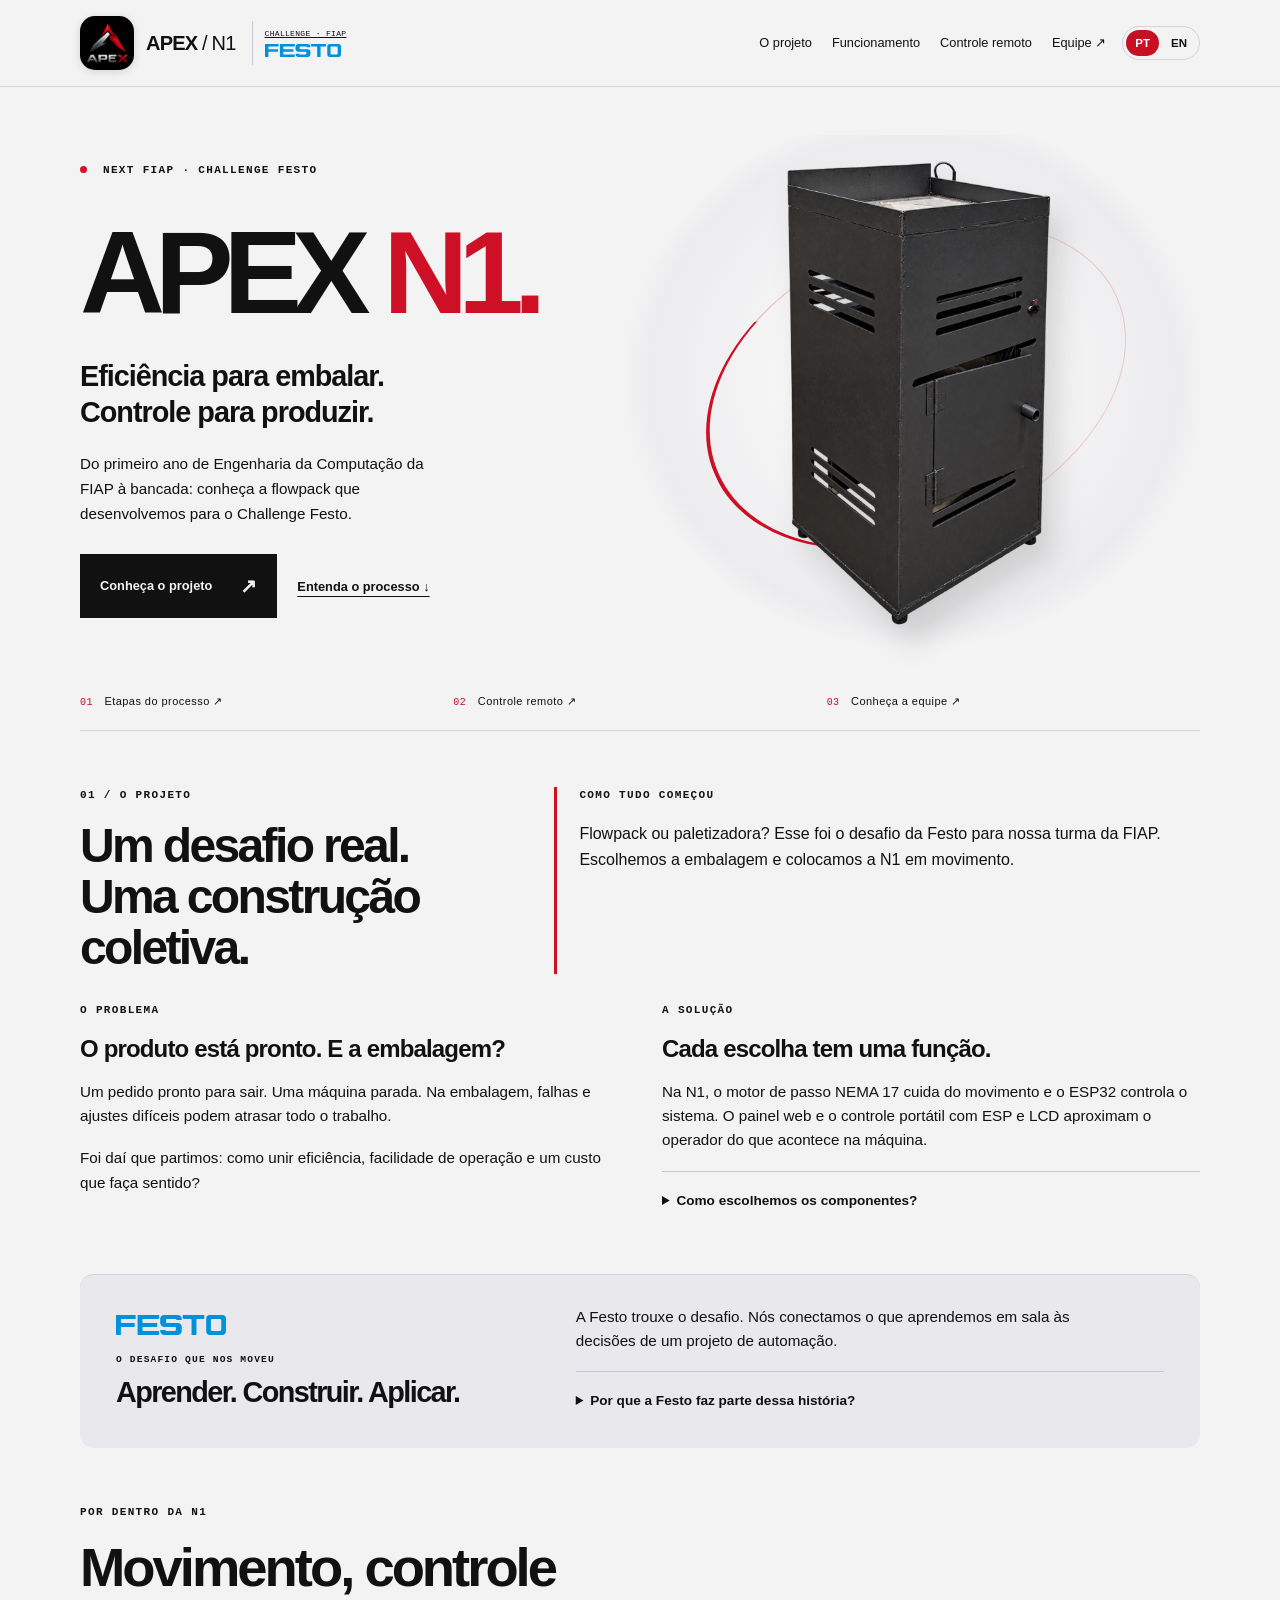
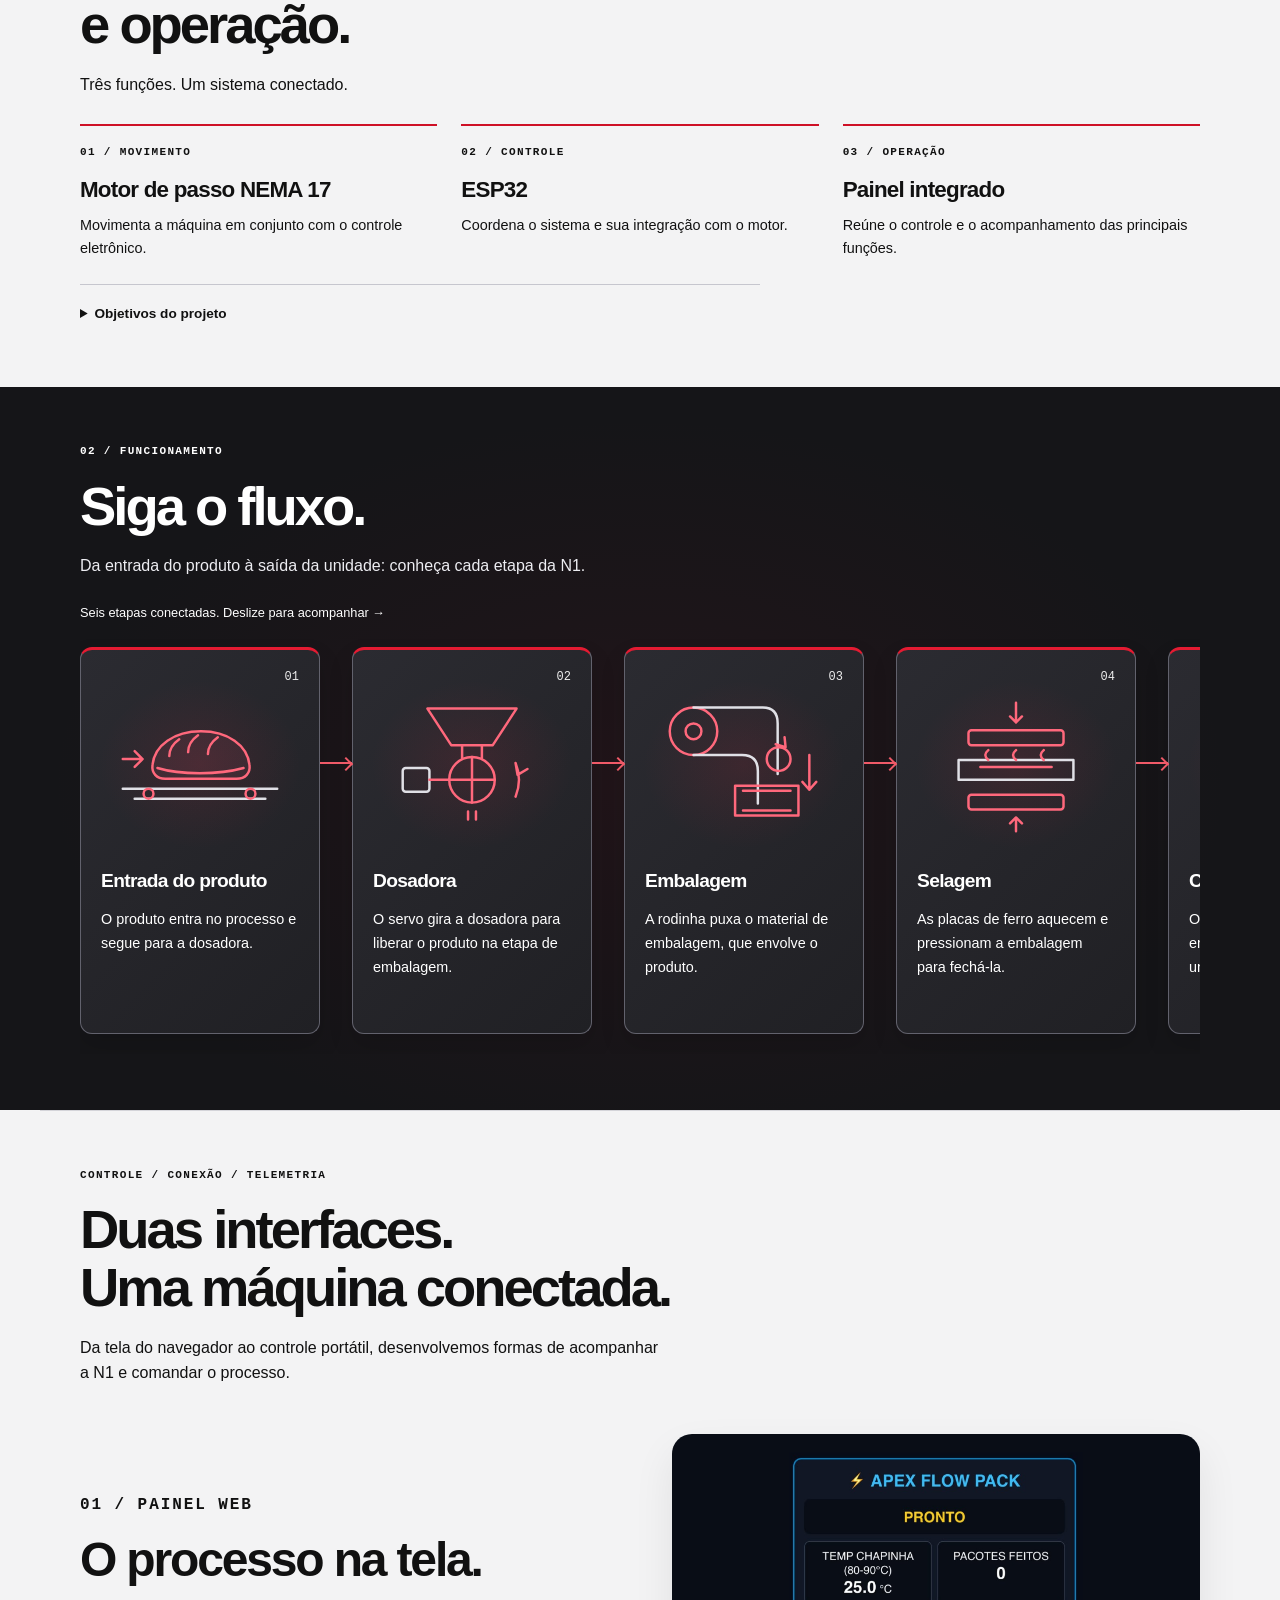
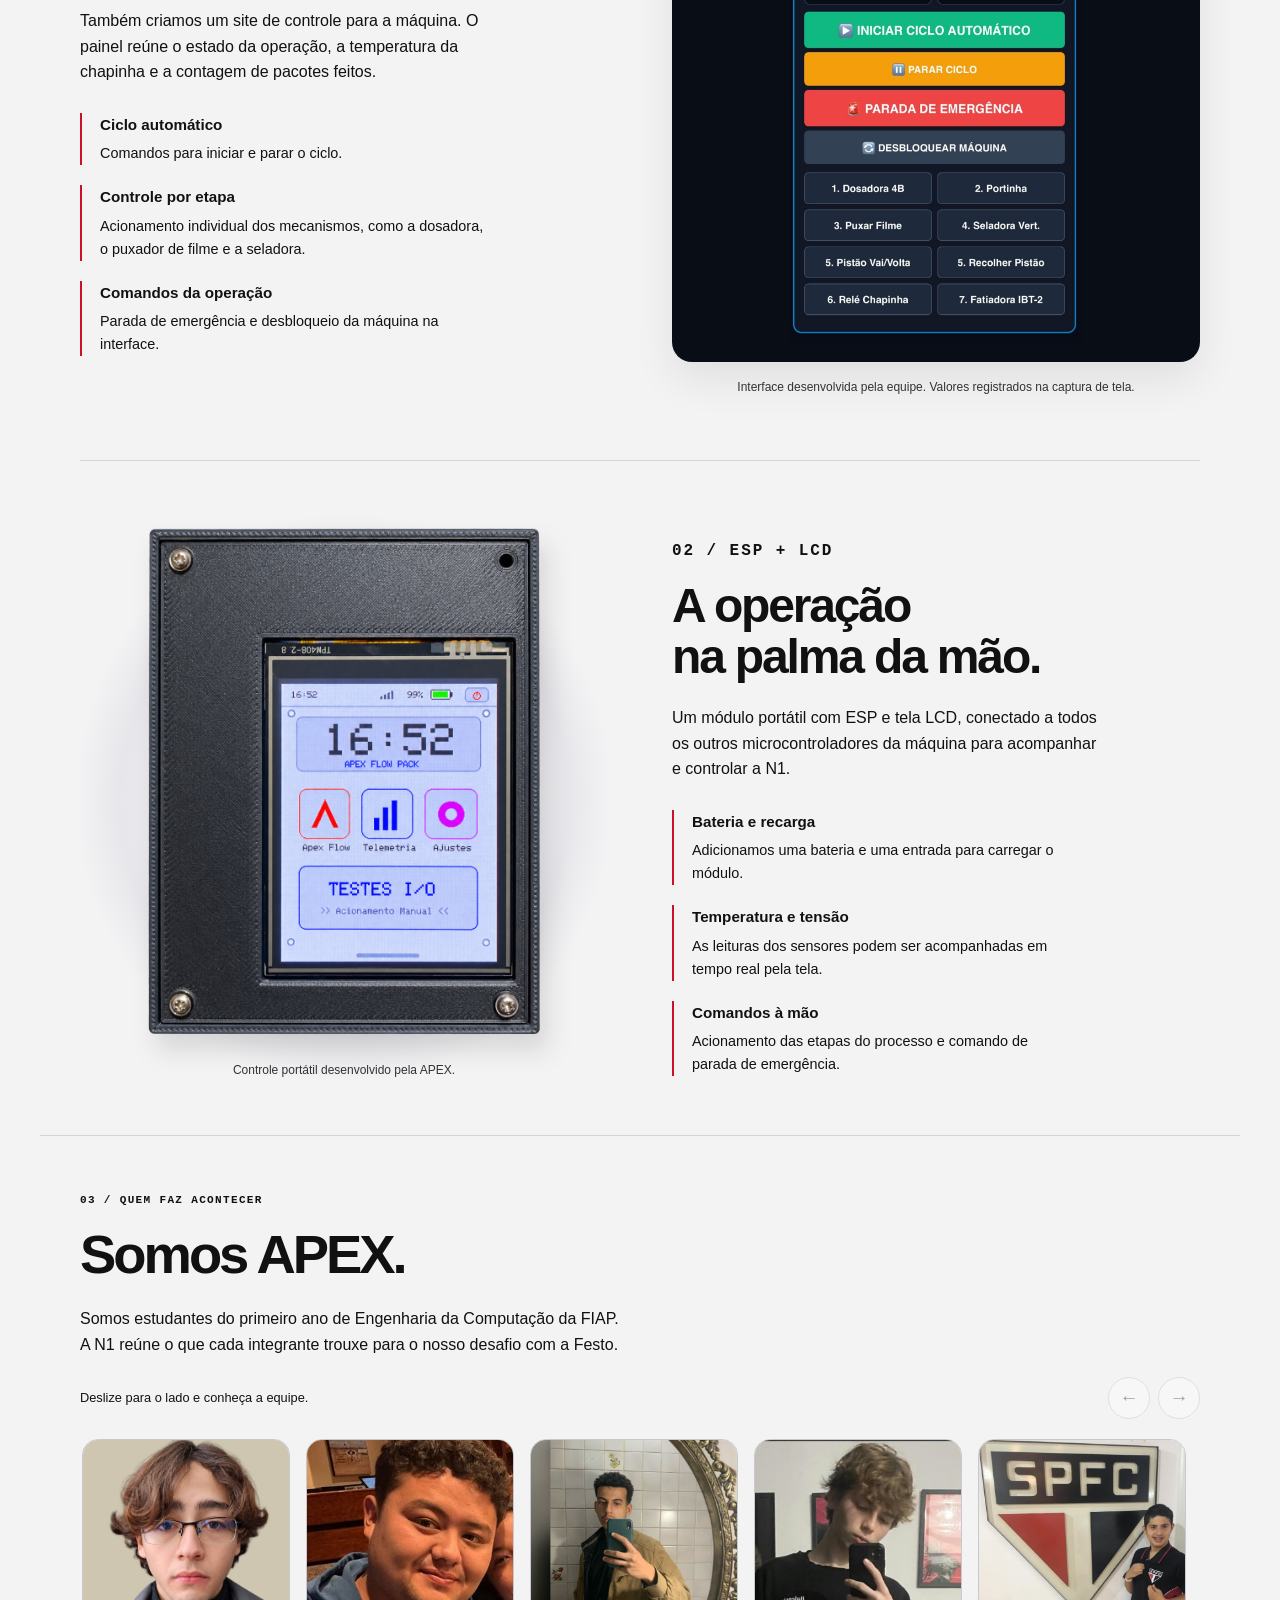
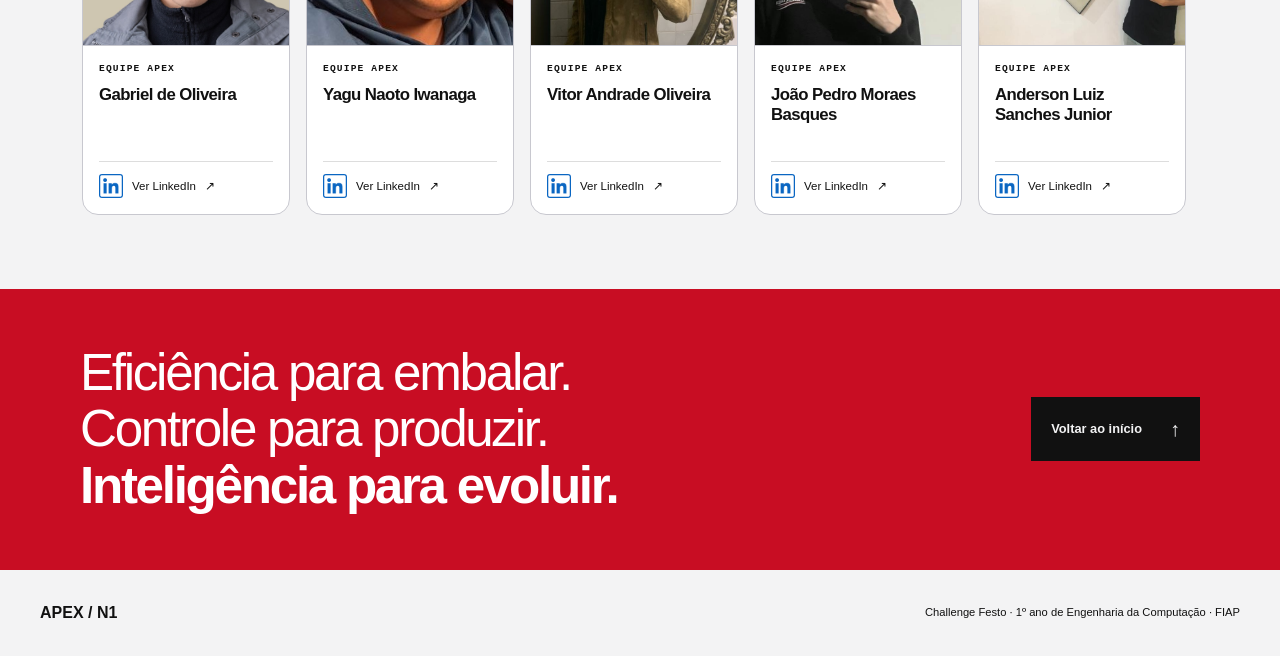
<file: index.html>
<!doctype html>
<html lang="pt-BR">
<head>
  <meta charset="utf-8">
  <meta name="viewport" content="width=device-width, initial-scale=1">
  <meta name="theme-color" content="#171b1c">
  <meta name="description" content="Conheça a APEX N1, projeto acadêmico de máquina flowpack da equipe APEX da FIAP. Explore o conceito, as etapas do processo e a equipe.">
  <title>APEX N1 | Projeto Flowpack | FIAP</title>
  <link rel="alternate" hreflang="pt-BR" href="https://gabocardo.github.io/apex-n1/">
  <link rel="alternate" hreflang="en" href="https://gabocardo.github.io/apex-n1/en.html">
  <link rel="stylesheet" href="styles.css">
  <script src="script.js" defer></script>
</head>
<body>
  <a class="skip-link" href="#conteudo">Pular para o conteúdo</a>
  <header class="header">
    <a class="brand" href="#inicio" aria-label="APEX N1 | início"><img class="brand-logo" src="assets/logo-apex.png" alt="" width="416" height="422"><span>APEX<span class="brand-model"> / N1</span></span></a>
    <a class="header-festo" href="#festo" aria-label="Festo: conheça o desafio"><span class="challenge-label">CHALLENGE · FIAP</span><img src="assets/logo-festo.svg" alt="Festo" width="113" height="20"></a>
    <div class="language-switch" role="group" aria-label="Idioma do site"><a href="index.html" lang="pt-BR" hreflang="pt-BR" aria-label="Português" aria-current="page">PT</a><a href="en.html" lang="en" hreflang="en" aria-label="English">EN</a></div>
    <button class="menu-toggle" type="button" aria-expanded="false" aria-controls="menu" hidden>Menu <span aria-hidden="true">+</span></button>
    <nav id="menu" aria-label="Navegação principal">
      <a href="#projeto">O projeto</a><a href="#funcionamento">Funcionamento</a><a href="#controle">Controle remoto</a><a href="#equipe">Equipe <span aria-hidden="true">↗</span></a>
    </nav>
  </header>
  <main id="conteudo">
    <section class="hero section" id="inicio" aria-labelledby="hero-title">
      <div class="hero-copy">
        <p class="eyebrow"><span class="status-dot" aria-hidden="true"></span> NEXT FIAP · CHALLENGE FESTO</p>
        <h1 id="hero-title">APEX <span>N1.</span></h1>
        <p class="hero-subtitle">Eficiência para embalar.<br>Controle para produzir.</p>
        <p class="intro">Do primeiro ano de Engenharia da Computação da FIAP à bancada: conheça a flowpack que desenvolvemos para o Challenge Festo.</p>
        <div class="hero-actions"><a class="button" href="#projeto">Conheça o projeto <span aria-hidden="true">↗</span></a><a class="text-link" href="#funcionamento">Entenda o processo ↓</a></div>
      </div>
      <figure class="hero-visual product-stage" data-media-slot="maquina-principal">
        <div class="hero-photo-slot machine-photo"><img src="assets/maquina-recortada.png" alt="Máquina APEX N1 com gabinete preto, aberturas laterais e porta frontal" width="1044" height="1506" fetchpriority="high"></div>
      </figure>
      <nav class="hero-foot" aria-label="Explore o projeto"><a href="#funcionamento"><span>01</span> Etapas do processo ↗</a><a href="#controle"><span>02</span> Controle remoto ↗</a><a href="#equipe"><span>03</span> Conheça a equipe ↗</a></nav>
    </section>
    <section class="section project" id="projeto" aria-labelledby="project-title">
      <div class="section-heading"><p class="eyebrow">01 / O PROJETO</p><h2 id="project-title">Um desafio real.<br>Uma construção coletiva.</h2></div>
      <div class="project-origin"><p class="tag">COMO TUDO COMEÇOU</p><p>Flowpack ou paletizadora? Esse foi o desafio da Festo para nossa turma da FIAP. Escolhemos a embalagem e colocamos a N1 em movimento.</p></div>
      <div class="project-content">
        <article><p class="tag">O PROBLEMA</p><h3>O produto está pronto. E a embalagem?</h3><p>Um pedido pronto para sair. Uma máquina parada. Na embalagem, falhas e ajustes difíceis podem atrasar todo o trabalho.</p><p>Foi daí que partimos: como unir eficiência, facilidade de operação e um custo que faça sentido?</p></article>
        <article><p class="tag">A SOLUÇÃO</p><h3>Cada escolha tem uma função.</h3><p>Na N1, o motor de passo NEMA 17 cuida do movimento e o ESP32 controla o sistema. O painel web e o controle portátil com ESP e LCD aproximam o operador do que acontece na máquina.</p><details class="read-more"><summary>Como escolhemos os componentes?</summary><p>Consideramos a função de cada peça, o orçamento e a facilidade de usar, manter e melhorar a máquina.</p></details></article>
      </div>
    </section>
    <section class="section festo-story" id="festo" aria-labelledby="festo-title">
      <div class="festo-intro"><img class="festo-logo" src="assets/logo-festo.svg" alt="Festo" width="180" height="50" loading="lazy"><p class="eyebrow">O DESAFIO QUE NOS MOVEU</p><h2 id="festo-title">Aprender. Construir. Aplicar.</h2></div>
      <div class="festo-copy"><p>A Festo trouxe o desafio. Nós conectamos o que aprendemos em sala às decisões de um projeto de automação.</p><details class="read-more"><summary>Por que a Festo faz parte dessa história?</summary><p>A empresa atua em automação e, por meio da Festo Didactic, em formação técnica. Para nós, o desafio significou pensar na operação, nos componentes e na integração da máquina.</p><a class="text-link" href="https://www.festo.com/br/pt/e/formacao-tecnica-id_3776" target="_blank" rel="noopener noreferrer">Conheça a formação técnica da Festo ↗<span class="sr-only"> (abre em nova aba)</span></a></details></div>
    </section>
    <section class="section machine" aria-labelledby="machine-title">
      <div class="section-heading"><p class="eyebrow">POR DENTRO DA N1</p><h2 id="machine-title">Movimento, controle<br>e operação.</h2><p>Três funções. Um sistema conectado.</p></div>
      <div class="machine-grid">
        <article><span class="tag">01 / MOVIMENTO</span><h3>Motor de passo NEMA 17</h3><p>Movimenta a máquina em conjunto com o controle eletrônico.</p></article>
        <article><span class="tag">02 / CONTROLE</span><h3>ESP32</h3><p>Coordena o sistema e sua integração com o motor.</p></article>
        <article><span class="tag">03 / OPERAÇÃO</span><h3>Painel integrado</h3><p>Reúne o controle e o acompanhamento das principais funções.</p></article>
      </div>
      <details class="read-more machine-note"><summary>Objetivos do projeto</summary><p>Buscamos eficiência, continuidade do processo e automação acessível. Resultados de desempenho ainda não foram apresentados nesta página.</p></details>
    </section>
    <section class="process section" id="funcionamento" aria-labelledby="process-title">
      <div class="section-heading"><p class="eyebrow">02 / FUNCIONAMENTO</p><h2 id="process-title">Siga o fluxo.</h2><p>Da entrada do produto à saída da unidade: conheça cada etapa da N1.</p></div>
      <p class="flow-guide" id="flow-guide">Seis etapas conectadas. Deslize para acompanhar →</p>
      <div class="flowchart flow-illustrated" tabindex="0" role="region" aria-label="Etapas do processo de embalagem" aria-describedby="flow-guide">
        <ol class="flow-steps" role="list">
          <li class="flow-node"><span class="flow-number">01</span><svg class="process-drawing" viewBox="0 0 200 155" fill="none" stroke="currentColor" stroke-width="2.5" stroke-linecap="round" stroke-linejoin="round" aria-hidden="true"><path class="diagram-track" d="M22 102h156M34 112h132"/><path d="M65 92c-9 0-14-6-13-14 2-20 22-34 49-34s47 14 49 34c1 8-4 14-13 14Z" fill="#ff687c12"/><path d="M79 52c-7 5-10 11-10 17m29-21c-7 5-10 11-10 17m30-15c-7 5-10 11-10 17M57 81c23 7 62 7 87 0M22 72h20m-8-8 8 8-8 8"/><circle cx="48" cy="107" r="5"/><circle cx="151" cy="107" r="5"/></svg><h3>Entrada do produto</h3><p>O produto entra no processo e segue para a dosadora.</p></li>
          <li class="flow-node"><span class="flow-number">02</span><svg class="process-drawing" viewBox="0 0 200 155" fill="none" stroke="currentColor" stroke-width="2.5" stroke-linecap="round" stroke-linejoin="round" aria-hidden="true"><path d="M55 21h90l-24 37H79zM90 58v13m20-13v13"/><circle cx="100" cy="93" r="23"/><path d="M100 70v46M77 93h46"/><rect class="diagram-track" x="30" y="81" width="27" height="24" rx="3"/><path d="M57 93h20m67-17a45 45 0 0 1 0 34m0-34 2 12 10-6M96 125v8m8-8v8"/></svg><h3>Dosadora</h3><p>O servo gira a dosadora para liberar o produto na etapa de embalagem.</p></li>
          <li class="flow-node"><span class="flow-number">03</span><svg class="process-drawing" viewBox="0 0 200 155" fill="none" stroke="currentColor" stroke-width="2.5" stroke-linecap="round" stroke-linejoin="round" aria-hidden="true"><circle cx="49" cy="44" r="24"/><circle cx="49" cy="44" r="8"/><path class="diagram-track" d="M49 20h70q15 0 15 16v51M49 68h49q16 0 16 16v33"/><circle cx="135" cy="72" r="12"/><path d="m132 57 10 3-1-10M91 99h64v30H91zM99 104h48m-48 20h48M166 68v35m-7-8 7 8 7-8"/></svg><h3>Embalagem</h3><p>A rodinha puxa o material de embalagem, que envolve o produto.</p></li>
          <li class="flow-node"><span class="flow-number">04</span><svg class="process-drawing" viewBox="0 0 200 155" fill="none" stroke="currentColor" stroke-width="2.5" stroke-linecap="round" stroke-linejoin="round" aria-hidden="true"><path class="diagram-track" d="M42 73h116v20H42z"/><rect x="52" y="43" width="96" height="15" rx="3"/><rect x="52" y="108" width="96" height="15" rx="3"/><path d="M100 15v20m-6-6 6 6 6-6M100 145v-14m-6 6 6-6 6 6M72 63q-6 5 0 10m28-10q-6 5 0 10m28-10q-6 5 0 10M64 80h72"/></svg><h3>Selagem</h3><p>As placas de ferro aquecem e pressionam a embalagem para fechá-la.</p></li>
          <li class="flow-node"><span class="flow-number">05</span><svg class="process-drawing" viewBox="0 0 200 155" fill="none" stroke="currentColor" stroke-width="2.5" stroke-linecap="round" stroke-linejoin="round" aria-hidden="true"><rect class="diagram-track" x="22" y="75" width="65" height="40" rx="5"/><rect class="diagram-track" x="113" y="75" width="65" height="40" rx="5"/><path d="M30 82v26m49-26v26m42-26v26m49-26v26M100 70v54" stroke-dasharray="4 5"/><path d="m78 25 35 31m9-31L87 56"/><circle cx="74" cy="21" r="7"/><circle cx="126" cy="21" r="7"/><path d="M85 137H62m7-6-7 6 7 6m46-6h23m-7-6 7 6-7 6"/></svg><h3>Corte</h3><p>O corte separa as embalagens, formando as unidades individuais.</p></li>
          <li class="flow-node"><span class="flow-number">06</span><svg class="process-drawing" viewBox="0 0 200 155" fill="none" stroke="currentColor" stroke-width="2.5" stroke-linecap="round" stroke-linejoin="round" aria-hidden="true"><rect x="22" y="91" width="156" height="28" rx="14"/><circle cx="37" cy="105" r="7"/><circle cx="163" cy="105" r="7"/><path class="diagram-track" d="M52 105h96M46 119v17m108-17v17"/><rect x="67" y="53" width="49" height="32" rx="5"/><path d="M74 59v20m35-20v20M128 68h40m-8-8 8 8-8 8"/></svg><h3>Esteira</h3><p>A esteira transporta a unidade embalada até a saída da máquina.</p><span class="flow-output">SAÍDA DA UNIDADE ✓</span></li>
        </ol>
      </div>
    </section>
    <section class="section control-section" id="controle" aria-labelledby="evolution-title">
      <div class="section-heading"><p class="eyebrow">CONTROLE / CONEXÃO / TELEMETRIA</p><h2 id="evolution-title">Duas interfaces.<br>Uma máquina conectada.</h2><p>Da tela do navegador ao controle portátil, desenvolvemos formas de acompanhar a N1 e comandar o processo.</p></div>
      <article class="control-row">
        <div class="control-copy"><p class="tag">01 / PAINEL WEB</p><h3>O processo na tela.</h3><p>Também criamos um site de controle para a máquina. O painel reúne o estado da operação, a temperatura da chapinha e a contagem de pacotes feitos.</p><ul class="control-points"><li><strong>Ciclo automático</strong><span>Comandos para iniciar e parar o ciclo.</span></li><li><strong>Controle por etapa</strong><span>Acionamento individual dos mecanismos, como a dosadora, o puxador de filme e a seladora.</span></li><li><strong>Comandos da operação</strong><span>Parada de emergência e desbloqueio da máquina na interface.</span></li></ul></div>
        <figure class="web-panel-figure"><div class="web-panel-frame"><img src="assets/painel-web.png" alt="Painel web APEX Flow Pack com estado da operação, temperatura, pacotes feitos e comandos do processo" width="505" height="843" loading="lazy"></div><figcaption>Interface desenvolvida pela equipe. Valores registrados na captura de tela.</figcaption></figure>
      </article>
      <article class="control-row portable-row">
        <div class="control-copy"><p class="tag">02 / ESP + LCD</p><h3>A operação<br>na palma da mão.</h3><p>Um módulo portátil com ESP e tela LCD, conectado a todos os outros microcontroladores da máquina para acompanhar e controlar a N1.</p><ul class="control-points"><li><strong>Bateria e recarga</strong><span>Adicionamos uma bateria e uma entrada para carregar o módulo.</span></li><li><strong>Temperatura e tensão</strong><span>As leituras dos sensores podem ser acompanhadas em tempo real pela tela.</span></li><li><strong>Comandos à mão</strong><span>Acionamento das etapas do processo e comando de parada de emergência.</span></li></ul></div>
        <figure class="portable-figure"><img src="assets/controle-esp.png" alt="Controle portátil APEX com ESP e LCD, mostrando os menus Apex Flow, Telemetria, Ajustes e Testes I/O" width="1280" height="1280" loading="lazy"><figcaption>Controle portátil desenvolvido pela APEX.</figcaption></figure>
      </article>
    </section>
    <section class="section team" id="equipe" aria-labelledby="team-title">
      <div><p class="eyebrow">03 / QUEM FAZ ACONTECER</p><h2 id="team-title">Somos APEX.</h2><p class="team-intro">Somos estudantes do primeiro ano de Engenharia da Computação da FIAP.<br>A N1 reúne o que cada integrante trouxe para o nosso desafio com a Festo.</p></div>
      <div class="team-navigation"><p id="team-hint">Deslize para o lado e conheça a equipe.</p><div class="team-controls" hidden><button type="button" data-direction="-1" aria-label="Ver integrantes anteriores" aria-controls="team-track">←</button><button type="button" data-direction="1" aria-label="Ver próximos integrantes" aria-controls="team-track">→</button></div></div><div class="team-grid" id="team-track" tabindex="0" role="region" aria-label="Integrantes da equipe APEX" aria-describedby="team-hint">
        <article class="member-card" aria-labelledby="member-1">
          <div class="member-photo"><img src="assets/gabriel.png" alt="Gabriel de Oliveira" loading="lazy" style="object-position:50% 35%"></div>
          <div class="member-info"><p class="tag">EQUIPE APEX</p><h3 id="member-1">Gabriel de Oliveira</h3><a class="member-linkedin" href="https://www.linkedin.com/in/gabriel-de-oliveira-138468435/" target="_blank" rel="noopener noreferrer" aria-label="LinkedIn de Gabriel de Oliveira (abre em nova aba)"><img class="linkedin-icon" src="assets/linkedin.png" alt="" width="24" height="24" loading="lazy"> Ver LinkedIn <span aria-hidden="true">↗</span></a></div>
        </article>
        <article class="member-card" aria-labelledby="member-2">
          <div class="member-photo"><img src="assets/yagu.png" alt="Yagu Naoto Iwanaga" loading="lazy" style="object-position:50% 30%"></div>
          <div class="member-info"><p class="tag">EQUIPE APEX</p><h3 id="member-2">Yagu Naoto Iwanaga</h3><a class="member-linkedin" href="https://www.linkedin.com/in/yagu-naoto-iwanaga-8ba351294/" target="_blank" rel="noopener noreferrer" aria-label="LinkedIn de Yagu Naoto Iwanaga (abre em nova aba)"><img class="linkedin-icon" src="assets/linkedin.png" alt="" width="24" height="24" loading="lazy"> Ver LinkedIn <span aria-hidden="true">↗</span></a></div>
        </article>
        <article class="member-card" aria-labelledby="member-3">
          <div class="member-photo"><img src="assets/vitor.png" alt="Vitor Andrade Oliveira" loading="lazy" style="object-position:50% 25%"></div>
          <div class="member-info"><p class="tag">EQUIPE APEX</p><h3 id="member-3">Vitor Andrade Oliveira</h3><a class="member-linkedin" href="https://www.linkedin.com/in/vitor-andrade-oliveira/" target="_blank" rel="noopener noreferrer" aria-label="LinkedIn de Vitor Andrade Oliveira (abre em nova aba)"><img class="linkedin-icon" src="assets/linkedin.png" alt="" width="24" height="24" loading="lazy"> Ver LinkedIn <span aria-hidden="true">↗</span></a></div>
        </article>
        <article class="member-card" aria-labelledby="member-4">
          <div class="member-photo"><img src="assets/joao-pedro.png" alt="João Pedro Moraes Basques" loading="lazy" style="object-position:55% 30%"></div>
          <div class="member-info"><p class="tag">EQUIPE APEX</p><h3 id="member-4">João Pedro Moraes Basques</h3><a class="member-linkedin" href="https://www.linkedin.com/in/jo%C3%A3o-pedro-moraes-basques-a26b1a436/" target="_blank" rel="noopener noreferrer" aria-label="LinkedIn de João Pedro Moraes Basques (abre em nova aba)"><img class="linkedin-icon" src="assets/linkedin.png" alt="" width="24" height="24" loading="lazy"> Ver LinkedIn <span aria-hidden="true">↗</span></a></div>
        </article>
        <article class="member-card" aria-labelledby="member-5">
          <div class="member-photo"><img src="assets/anderson.png" alt="Anderson Luiz Sanches Junior" loading="lazy" style="object-position:85% 40%"></div>
          <div class="member-info"><p class="tag">EQUIPE APEX</p><h3 id="member-5">Anderson Luiz Sanches Junior</h3><a class="member-linkedin" href="https://www.linkedin.com/in/anderson-luiz-sanches-junior-18731a2b5/" target="_blank" rel="noopener noreferrer" aria-label="LinkedIn de Anderson Luiz Sanches Junior (abre em nova aba)"><img class="linkedin-icon" src="assets/linkedin.png" alt="" width="24" height="24" loading="lazy"> Ver LinkedIn <span aria-hidden="true">↗</span></a></div>
        </article>
      </div>
    </section>
    <aside class="closing section"><p>Eficiência para embalar.<br>Controle para produzir.<br><strong>Inteligência para evoluir.</strong></p><a class="button button-dark" href="#inicio">Voltar ao início <span aria-hidden="true">↑</span></a></aside>
  </main>
  <footer class="footer"><span class="footer-brand">APEX / N1</span><p>Challenge Festo · 1º ano de Engenharia da Computação · FIAP</p></footer>
</body>
</html>
</file>
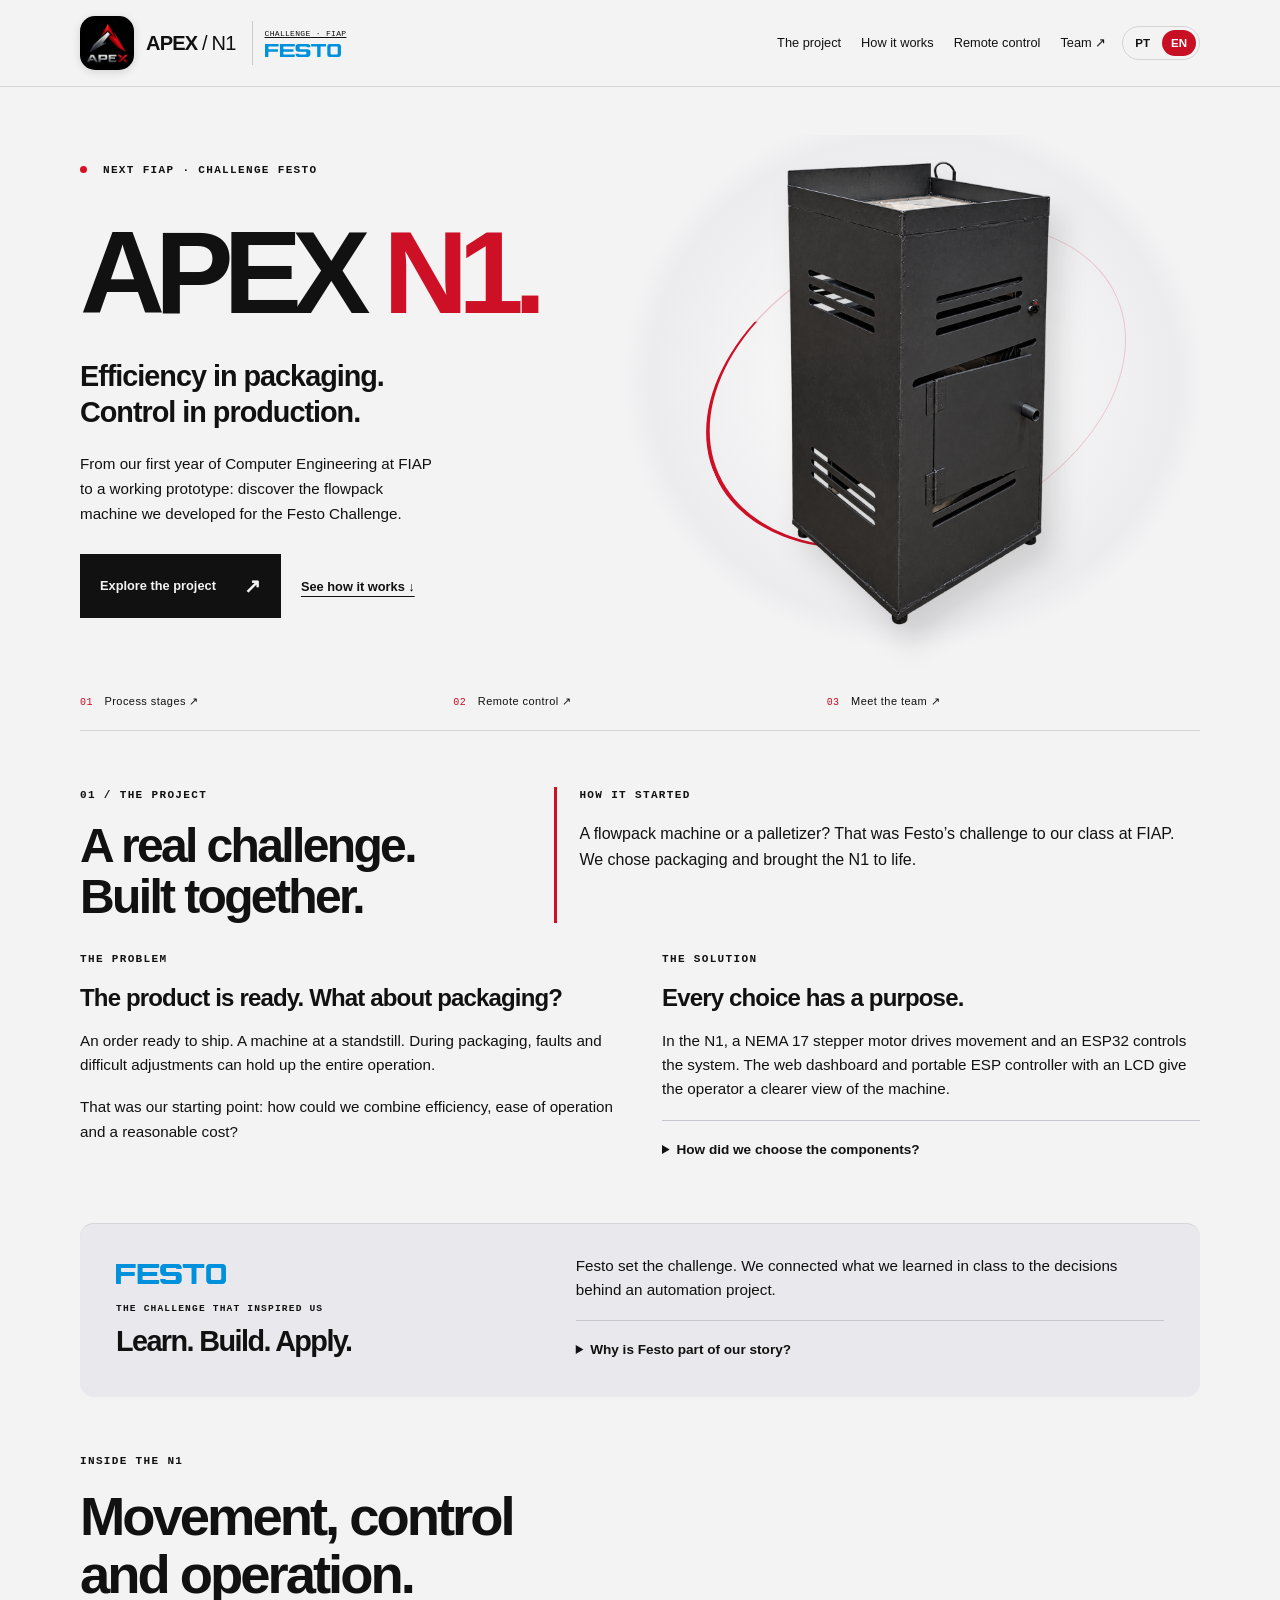
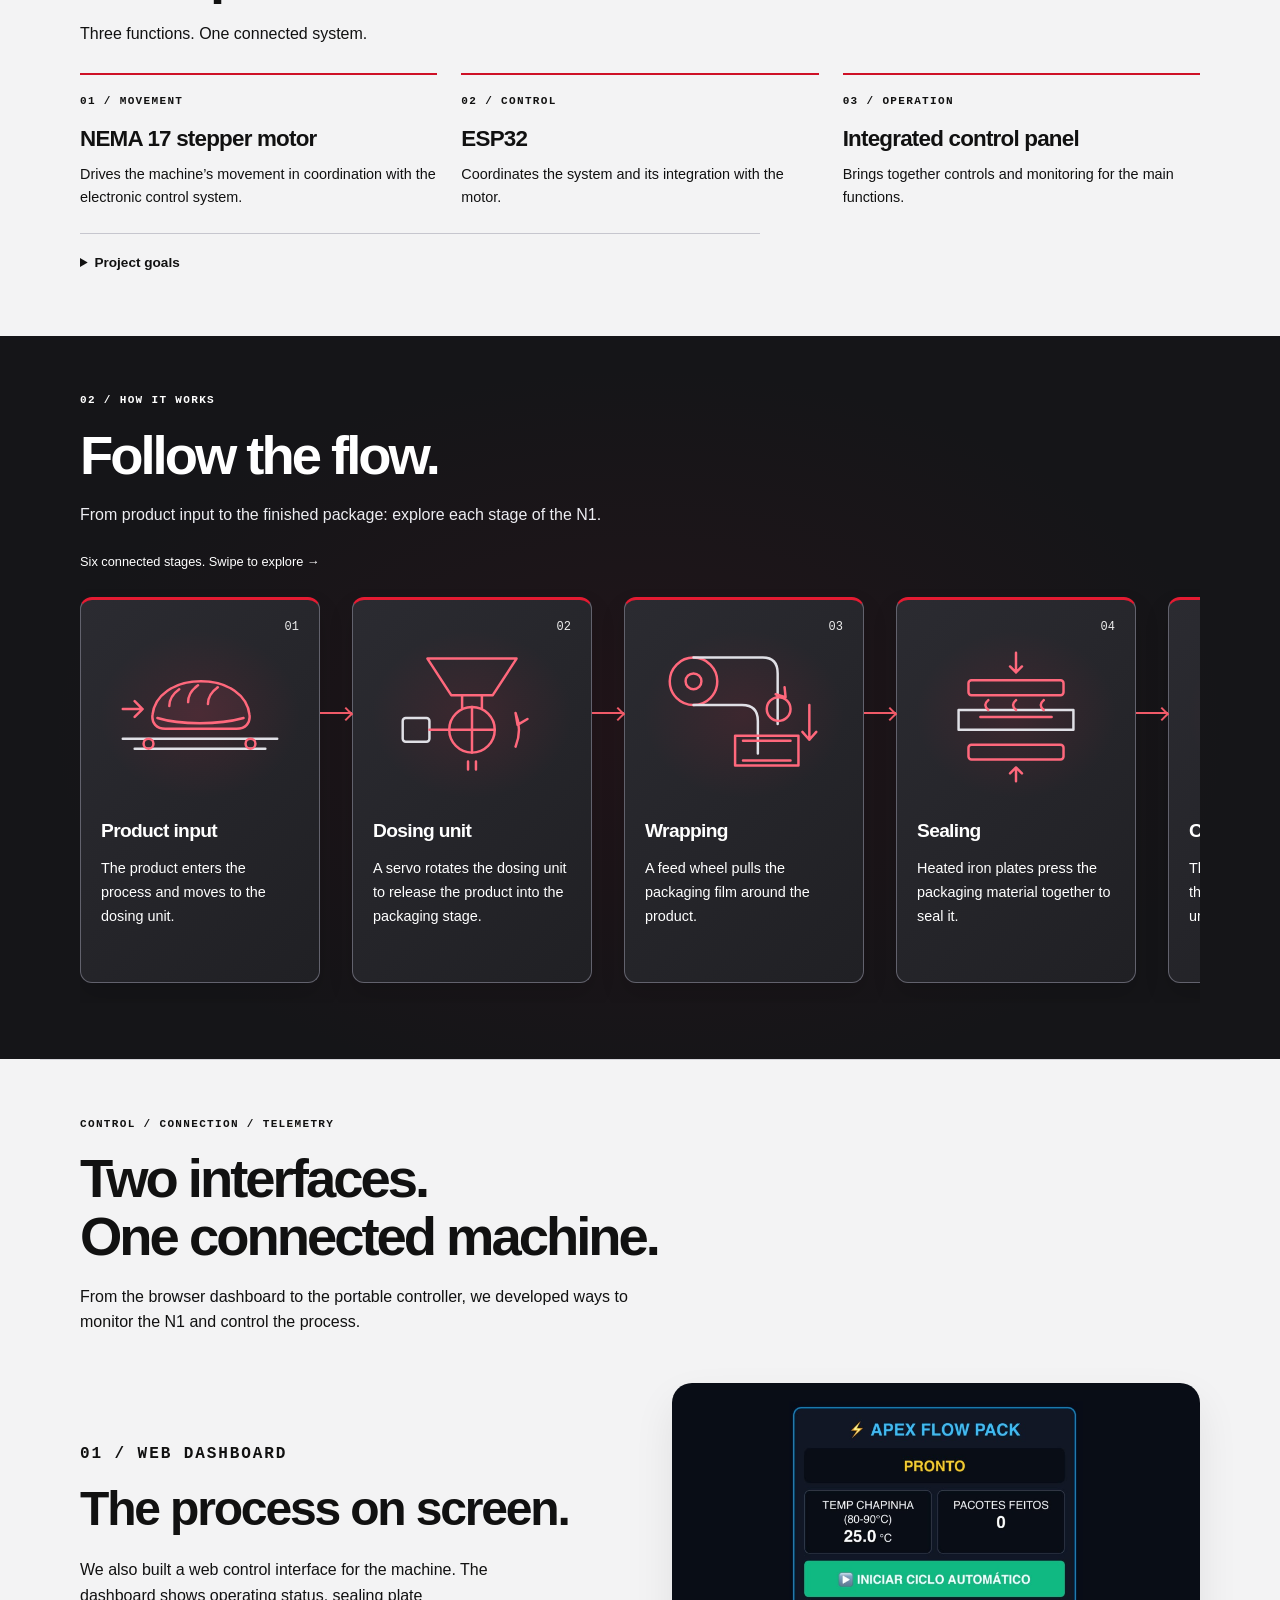
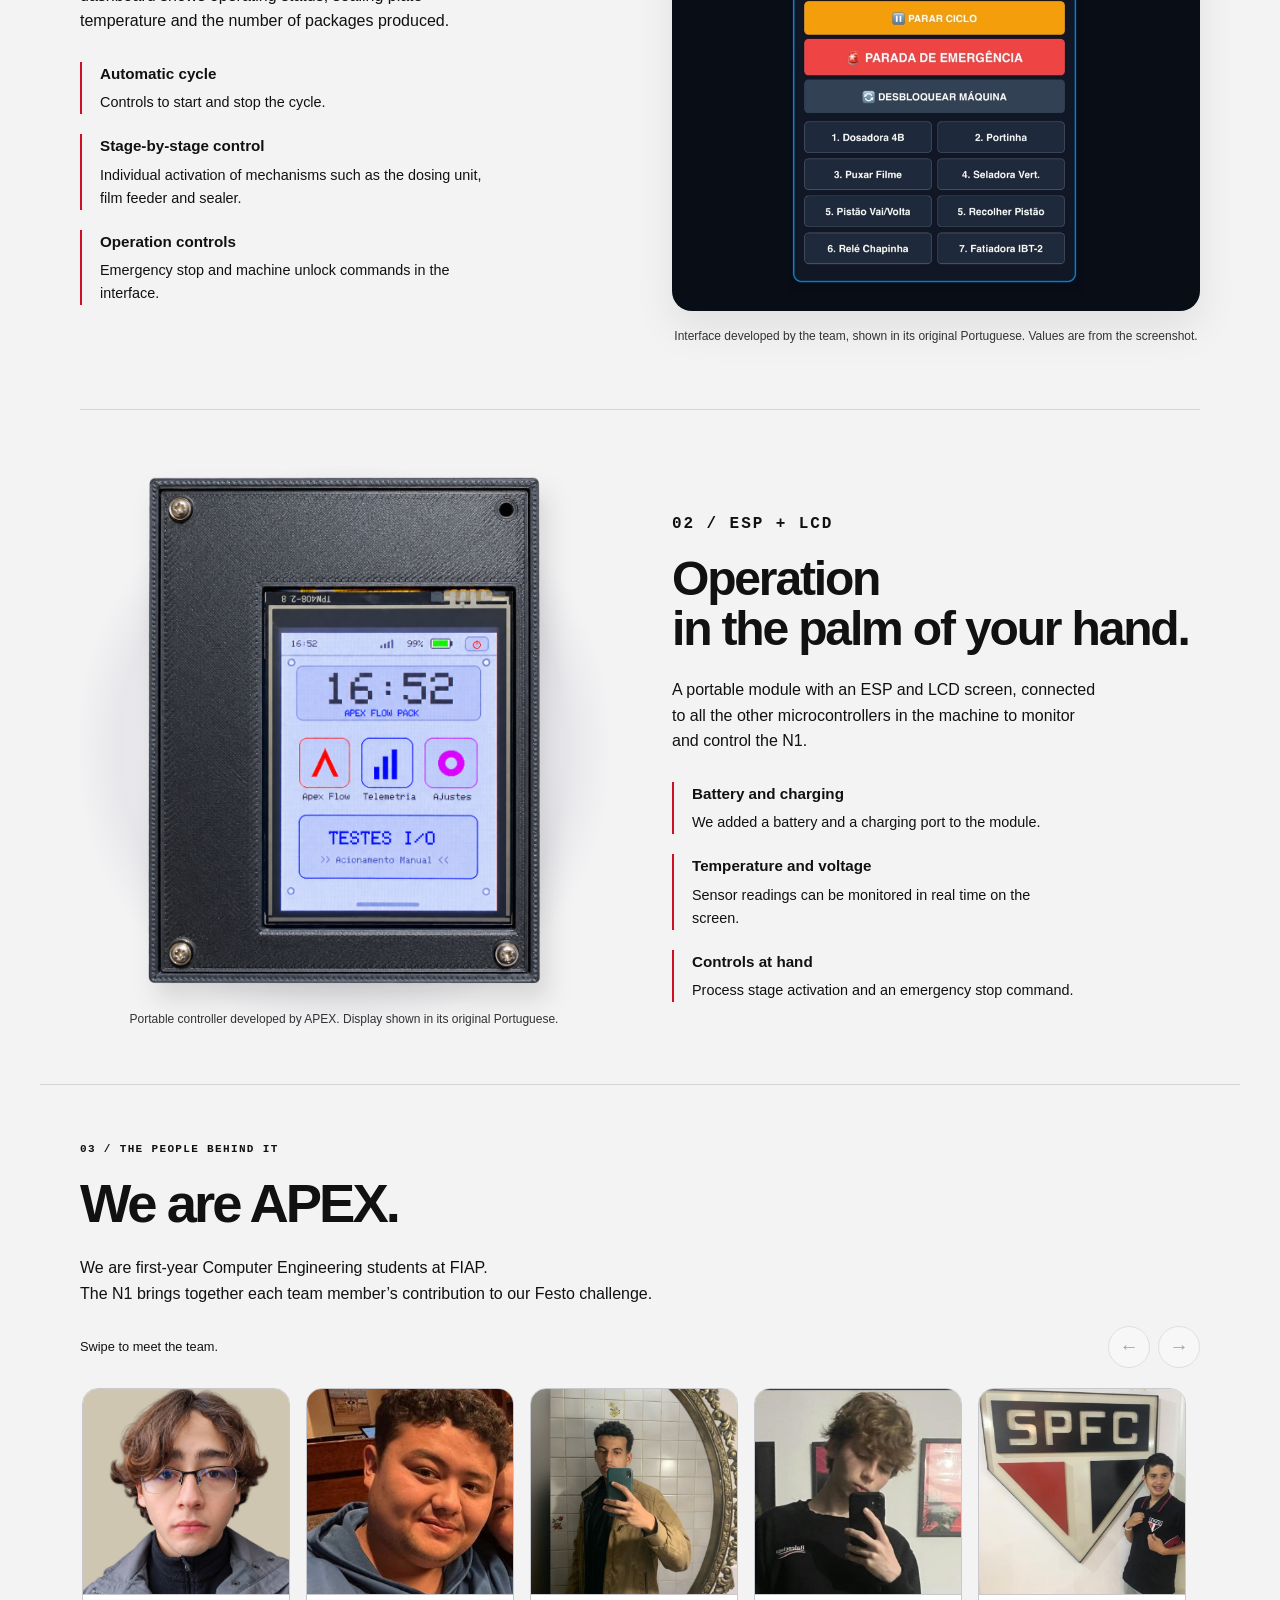
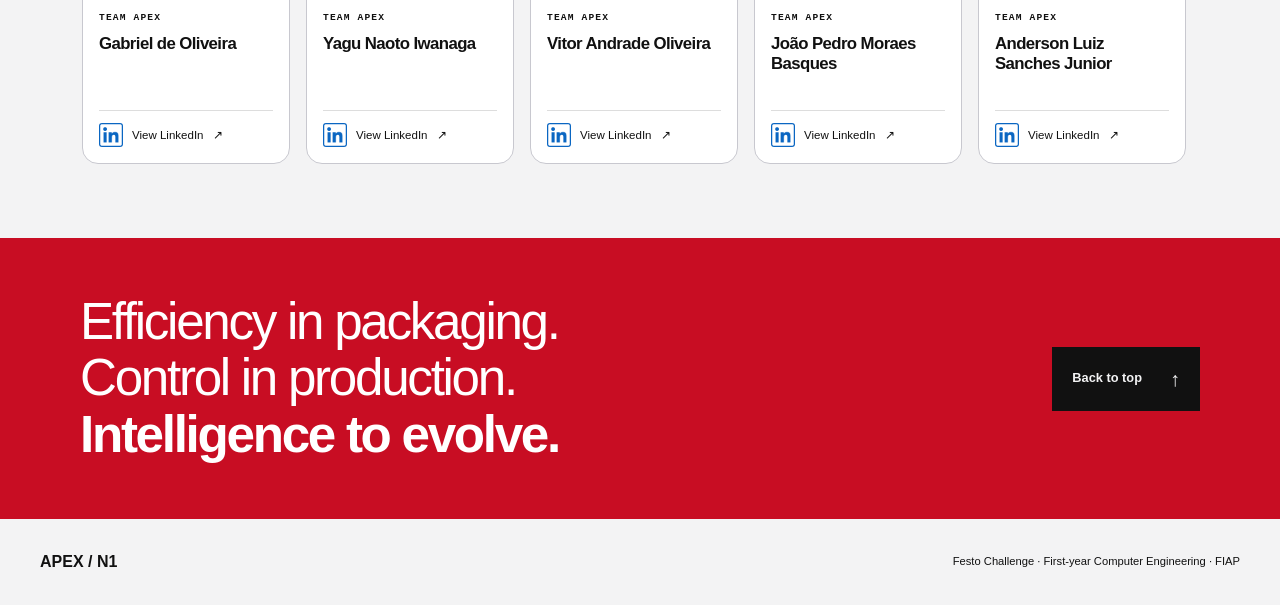
<file: en.html>
<!doctype html>
<html lang="en">
<head>
  <meta charset="utf-8">
  <meta name="viewport" content="width=device-width, initial-scale=1">
  <meta name="theme-color" content="#171b1c">
  <meta name="description" content="Discover APEX N1, a flowpack machine developed by first-year Computer Engineering students at FIAP for the Festo Challenge. Explore the process, controls and team.">
  <title>APEX N1 | Flowpack Project | FIAP</title>
  <link rel="alternate" hreflang="pt-BR" href="https://gabocardo.github.io/apex-n1/">
  <link rel="alternate" hreflang="en" href="https://gabocardo.github.io/apex-n1/en.html">
  <link rel="stylesheet" href="styles.css">
  <script src="script.js" defer></script>
</head>
<body>
  <a class="skip-link" href="#conteudo">Skip to content</a>
  <header class="header">
    <a class="brand" href="#inicio" aria-label="APEX N1 | home"><img class="brand-logo" src="assets/logo-apex.png" alt="" width="416" height="422"><span>APEX<span class="brand-model"> / N1</span></span></a>
    <a class="header-festo" href="#festo" aria-label="Festo: explore the challenge"><span class="challenge-label">CHALLENGE · FIAP</span><img src="assets/logo-festo.svg" alt="Festo" width="113" height="20"></a>
    <div class="language-switch" role="group" aria-label="Site language"><a href="index.html" lang="pt-BR" hreflang="pt-BR" aria-label="Português">PT</a><a href="en.html" lang="en" hreflang="en" aria-label="English" aria-current="page">EN</a></div>
    <button class="menu-toggle" type="button" aria-expanded="false" aria-controls="menu" hidden>Menu <span aria-hidden="true">+</span></button>
    <nav id="menu" aria-label="Main navigation">
      <a href="#projeto">The project</a><a href="#funcionamento">How it works</a><a href="#controle">Remote control</a><a href="#equipe">Team <span aria-hidden="true">↗</span></a>
    </nav>
  </header>
  <main id="conteudo">
    <section class="hero section" id="inicio" aria-labelledby="hero-title">
      <div class="hero-copy">
        <p class="eyebrow"><span class="status-dot" aria-hidden="true"></span> NEXT FIAP · CHALLENGE FESTO</p>
        <h1 id="hero-title">APEX <span>N1.</span></h1>
        <p class="hero-subtitle">Efficiency in packaging.<br>Control in production.</p>
        <p class="intro">From our first year of Computer Engineering at FIAP to a working prototype: discover the flowpack machine we developed for the Festo Challenge.</p>
        <div class="hero-actions"><a class="button" href="#projeto">Explore the project <span aria-hidden="true">↗</span></a><a class="text-link" href="#funcionamento">See how it works ↓</a></div>
      </div>
      <figure class="hero-visual product-stage" data-media-slot="maquina-principal">
        <div class="hero-photo-slot machine-photo"><img src="assets/maquina-recortada.png" alt="APEX N1 machine with black enclosure, side vents and front door" width="1044" height="1506" fetchpriority="high"></div>
      </figure>
      <nav class="hero-foot" aria-label="Explore the project"><a href="#funcionamento"><span>01</span> Process stages ↗</a><a href="#controle"><span>02</span> Remote control ↗</a><a href="#equipe"><span>03</span> Meet the team ↗</a></nav>
    </section>
    <section class="section project" id="projeto" aria-labelledby="project-title">
      <div class="section-heading"><p class="eyebrow">01 / THE PROJECT</p><h2 id="project-title">A real challenge.<br>Built together.</h2></div>
      <div class="project-origin"><p class="tag">HOW IT STARTED</p><p>A flowpack machine or a palletizer? That was Festo’s challenge to our class at FIAP. We chose packaging and brought the N1 to life.</p></div>
      <div class="project-content">
        <article><p class="tag">THE PROBLEM</p><h3>The product is ready. What about packaging?</h3><p>An order ready to ship. A machine at a standstill. During packaging, faults and difficult adjustments can hold up the entire operation.</p><p>That was our starting point: how could we combine efficiency, ease of operation and a reasonable cost?</p></article>
        <article><p class="tag">THE SOLUTION</p><h3>Every choice has a purpose.</h3><p>In the N1, a NEMA 17 stepper motor drives movement and an ESP32 controls the system. The web dashboard and portable ESP controller with an LCD give the operator a clearer view of the machine.</p><details class="read-more"><summary>How did we choose the components?</summary><p>We considered each component’s purpose, our budget and how easy the machine would be to use, maintain and improve.</p></details></article>
      </div>
    </section>
    <section class="section festo-story" id="festo" aria-labelledby="festo-title">
      <div class="festo-intro"><img class="festo-logo" src="assets/logo-festo.svg" alt="Festo" width="180" height="50" loading="lazy"><p class="eyebrow">THE CHALLENGE THAT INSPIRED US</p><h2 id="festo-title">Learn. Build. Apply.</h2></div>
      <div class="festo-copy"><p>Festo set the challenge. We connected what we learned in class to the decisions behind an automation project.</p><details class="read-more"><summary>Why is Festo part of our story?</summary><p>Festo works in automation and, through Festo Didactic, technical education. For us, the challenge meant thinking through the machine’s operation, components and integration.</p><a class="text-link" href="https://www.festo.com/br/pt/e/formacao-tecnica-id_3776" target="_blank" rel="noopener noreferrer">Explore Festo’s technical education ↗<span class="sr-only"> (opens in a new tab)</span></a></details></div>
    </section>
    <section class="section machine" aria-labelledby="machine-title">
      <div class="section-heading"><p class="eyebrow">INSIDE THE N1</p><h2 id="machine-title">Movement, control<br>and operation.</h2><p>Three functions. One connected system.</p></div>
      <div class="machine-grid">
        <article><span class="tag">01 / MOVEMENT</span><h3>NEMA 17 stepper motor</h3><p>Drives the machine’s movement in coordination with the electronic control system.</p></article>
        <article><span class="tag">02 / CONTROL</span><h3>ESP32</h3><p>Coordinates the system and its integration with the motor.</p></article>
        <article><span class="tag">03 / OPERATION</span><h3>Integrated control panel</h3><p>Brings together controls and monitoring for the main functions.</p></article>
      </div>
      <details class="read-more machine-note"><summary>Project goals</summary><p>Our goals are efficiency, process continuity and affordable automation. Performance results have not yet been presented on this page.</p></details>
    </section>
    <section class="process section" id="funcionamento" aria-labelledby="process-title">
      <div class="section-heading"><p class="eyebrow">02 / HOW IT WORKS</p><h2 id="process-title">Follow the flow.</h2><p>From product input to the finished package: explore each stage of the N1.</p></div>
      <p class="flow-guide" id="flow-guide">Six connected stages. Swipe to explore →</p>
      <div class="flowchart flow-illustrated" tabindex="0" role="region" aria-label="Packaging process stages" aria-describedby="flow-guide">
        <ol class="flow-steps" role="list">
          <li class="flow-node"><span class="flow-number">01</span><svg class="process-drawing" viewBox="0 0 200 155" fill="none" stroke="currentColor" stroke-width="2.5" stroke-linecap="round" stroke-linejoin="round" aria-hidden="true"><path class="diagram-track" d="M22 102h156M34 112h132"/><path d="M65 92c-9 0-14-6-13-14 2-20 22-34 49-34s47 14 49 34c1 8-4 14-13 14Z" fill="#ff687c12"/><path d="M79 52c-7 5-10 11-10 17m29-21c-7 5-10 11-10 17m30-15c-7 5-10 11-10 17M57 81c23 7 62 7 87 0M22 72h20m-8-8 8 8-8 8"/><circle cx="48" cy="107" r="5"/><circle cx="151" cy="107" r="5"/></svg><h3>Product input</h3><p>The product enters the process and moves to the dosing unit.</p></li>
          <li class="flow-node"><span class="flow-number">02</span><svg class="process-drawing" viewBox="0 0 200 155" fill="none" stroke="currentColor" stroke-width="2.5" stroke-linecap="round" stroke-linejoin="round" aria-hidden="true"><path d="M55 21h90l-24 37H79zM90 58v13m20-13v13"/><circle cx="100" cy="93" r="23"/><path d="M100 70v46M77 93h46"/><rect class="diagram-track" x="30" y="81" width="27" height="24" rx="3"/><path d="M57 93h20m67-17a45 45 0 0 1 0 34m0-34 2 12 10-6M96 125v8m8-8v8"/></svg><h3>Dosing unit</h3><p>A servo rotates the dosing unit to release the product into the packaging stage.</p></li>
          <li class="flow-node"><span class="flow-number">03</span><svg class="process-drawing" viewBox="0 0 200 155" fill="none" stroke="currentColor" stroke-width="2.5" stroke-linecap="round" stroke-linejoin="round" aria-hidden="true"><circle cx="49" cy="44" r="24"/><circle cx="49" cy="44" r="8"/><path class="diagram-track" d="M49 20h70q15 0 15 16v51M49 68h49q16 0 16 16v33"/><circle cx="135" cy="72" r="12"/><path d="m132 57 10 3-1-10M91 99h64v30H91zM99 104h48m-48 20h48M166 68v35m-7-8 7 8 7-8"/></svg><h3>Wrapping</h3><p>A feed wheel pulls the packaging film around the product.</p></li>
          <li class="flow-node"><span class="flow-number">04</span><svg class="process-drawing" viewBox="0 0 200 155" fill="none" stroke="currentColor" stroke-width="2.5" stroke-linecap="round" stroke-linejoin="round" aria-hidden="true"><path class="diagram-track" d="M42 73h116v20H42z"/><rect x="52" y="43" width="96" height="15" rx="3"/><rect x="52" y="108" width="96" height="15" rx="3"/><path d="M100 15v20m-6-6 6 6 6-6M100 145v-14m-6 6 6-6 6 6M72 63q-6 5 0 10m28-10q-6 5 0 10m28-10q-6 5 0 10M64 80h72"/></svg><h3>Sealing</h3><p>Heated iron plates press the packaging material together to seal it.</p></li>
          <li class="flow-node"><span class="flow-number">05</span><svg class="process-drawing" viewBox="0 0 200 155" fill="none" stroke="currentColor" stroke-width="2.5" stroke-linecap="round" stroke-linejoin="round" aria-hidden="true"><rect class="diagram-track" x="22" y="75" width="65" height="40" rx="5"/><rect class="diagram-track" x="113" y="75" width="65" height="40" rx="5"/><path d="M30 82v26m49-26v26m42-26v26m49-26v26M100 70v54" stroke-dasharray="4 5"/><path d="m78 25 35 31m9-31L87 56"/><circle cx="74" cy="21" r="7"/><circle cx="126" cy="21" r="7"/><path d="M85 137H62m7-6-7 6 7 6m46-6h23m-7-6 7 6-7 6"/></svg><h3>Cutting</h3><p>The cutting stage separates the packaging into individual units.</p></li>
          <li class="flow-node"><span class="flow-number">06</span><svg class="process-drawing" viewBox="0 0 200 155" fill="none" stroke="currentColor" stroke-width="2.5" stroke-linecap="round" stroke-linejoin="round" aria-hidden="true"><rect x="22" y="91" width="156" height="28" rx="14"/><circle cx="37" cy="105" r="7"/><circle cx="163" cy="105" r="7"/><path class="diagram-track" d="M52 105h96M46 119v17m108-17v17"/><rect x="67" y="53" width="49" height="32" rx="5"/><path d="M74 59v20m35-20v20M128 68h40m-8-8 8 8-8 8"/></svg><h3>Conveyor</h3><p>The conveyor carries the packaged unit to the machine’s output.</p><span class="flow-output">PACKAGE OUTPUT ✓</span></li>
        </ol>
      </div>
    </section>
    <section class="section control-section" id="controle" aria-labelledby="evolution-title">
      <div class="section-heading"><p class="eyebrow">CONTROL / CONNECTION / TELEMETRY</p><h2 id="evolution-title">Two interfaces.<br>One connected machine.</h2><p>From the browser dashboard to the portable controller, we developed ways to monitor the N1 and control the process.</p></div>
      <article class="control-row">
        <div class="control-copy"><p class="tag">01 / WEB DASHBOARD</p><h3>The process on screen.</h3><p>We also built a web control interface for the machine. The dashboard shows operating status, sealing plate temperature and the number of packages produced.</p><ul class="control-points"><li><strong>Automatic cycle</strong><span>Controls to start and stop the cycle.</span></li><li><strong>Stage-by-stage control</strong><span>Individual activation of mechanisms such as the dosing unit, film feeder and sealer.</span></li><li><strong>Operation controls</strong><span>Emergency stop and machine unlock commands in the interface.</span></li></ul></div>
        <figure class="web-panel-figure"><div class="web-panel-frame"><img src="assets/painel-web.png" alt="APEX Flow Pack web dashboard showing operating status, temperature, package count and process controls" width="505" height="843" loading="lazy"></div><figcaption>Interface developed by the team, shown in its original Portuguese. Values are from the screenshot.</figcaption></figure>
      </article>
      <article class="control-row portable-row">
        <div class="control-copy"><p class="tag">02 / ESP + LCD</p><h3>Operation<br>in the palm of your hand.</h3><p>A portable module with an ESP and LCD screen, connected to all the other microcontrollers in the machine to monitor and control the N1.</p><ul class="control-points"><li><strong>Battery and charging</strong><span>We added a battery and a charging port to the module.</span></li><li><strong>Temperature and voltage</strong><span>Sensor readings can be monitored in real time on the screen.</span></li><li><strong>Controls at hand</strong><span>Process stage activation and an emergency stop command.</span></li></ul></div>
        <figure class="portable-figure"><img src="assets/controle-esp.png" alt="APEX portable ESP and LCD controller showing Apex Flow, Telemetry, Settings and I/O Test menus" width="1280" height="1280" loading="lazy"><figcaption>Portable controller developed by APEX. Display shown in its original Portuguese.</figcaption></figure>
      </article>
    </section>
    <section class="section team" id="equipe" aria-labelledby="team-title">
      <div><p class="eyebrow">03 / THE PEOPLE BEHIND IT</p><h2 id="team-title">We are APEX.</h2><p class="team-intro">We are first-year Computer Engineering students at FIAP.<br>The N1 brings together each team member’s contribution to our Festo challenge.</p></div>
      <div class="team-navigation"><p id="team-hint">Swipe to meet the team.</p><div class="team-controls" hidden><button type="button" data-direction="-1" aria-label="View previous team members" aria-controls="team-track">←</button><button type="button" data-direction="1" aria-label="View next team members" aria-controls="team-track">→</button></div></div><div class="team-grid" id="team-track" tabindex="0" role="region" aria-label="APEX team members" aria-describedby="team-hint">
        <article class="member-card" aria-labelledby="member-1">
          <div class="member-photo"><img src="assets/gabriel.png" alt="Gabriel de Oliveira" loading="lazy" style="object-position:50% 35%"></div>
          <div class="member-info"><p class="tag">TEAM APEX</p><h3 id="member-1">Gabriel de Oliveira</h3><a class="member-linkedin" href="https://www.linkedin.com/in/gabriel-de-oliveira-138468435/" target="_blank" rel="noopener noreferrer" aria-label="Gabriel de Oliveira on LinkedIn (opens in a new tab)"><img class="linkedin-icon" src="assets/linkedin.png" alt="" width="24" height="24" loading="lazy"> View LinkedIn <span aria-hidden="true">↗</span></a></div>
        </article>
        <article class="member-card" aria-labelledby="member-2">
          <div class="member-photo"><img src="assets/yagu.png" alt="Yagu Naoto Iwanaga" loading="lazy" style="object-position:50% 30%"></div>
          <div class="member-info"><p class="tag">TEAM APEX</p><h3 id="member-2">Yagu Naoto Iwanaga</h3><a class="member-linkedin" href="https://www.linkedin.com/in/yagu-naoto-iwanaga-8ba351294/" target="_blank" rel="noopener noreferrer" aria-label="Yagu Naoto Iwanaga on LinkedIn (opens in a new tab)"><img class="linkedin-icon" src="assets/linkedin.png" alt="" width="24" height="24" loading="lazy"> View LinkedIn <span aria-hidden="true">↗</span></a></div>
        </article>
        <article class="member-card" aria-labelledby="member-3">
          <div class="member-photo"><img src="assets/vitor.png" alt="Vitor Andrade Oliveira" loading="lazy" style="object-position:50% 25%"></div>
          <div class="member-info"><p class="tag">TEAM APEX</p><h3 id="member-3">Vitor Andrade Oliveira</h3><a class="member-linkedin" href="https://www.linkedin.com/in/vitor-andrade-oliveira/" target="_blank" rel="noopener noreferrer" aria-label="Vitor Andrade Oliveira on LinkedIn (opens in a new tab)"><img class="linkedin-icon" src="assets/linkedin.png" alt="" width="24" height="24" loading="lazy"> View LinkedIn <span aria-hidden="true">↗</span></a></div>
        </article>
        <article class="member-card" aria-labelledby="member-4">
          <div class="member-photo"><img src="assets/joao-pedro.png" alt="João Pedro Moraes Basques" loading="lazy" style="object-position:55% 30%"></div>
          <div class="member-info"><p class="tag">TEAM APEX</p><h3 id="member-4">João Pedro Moraes Basques</h3><a class="member-linkedin" href="https://www.linkedin.com/in/jo%C3%A3o-pedro-moraes-basques-a26b1a436/" target="_blank" rel="noopener noreferrer" aria-label="João Pedro Moraes Basques on LinkedIn (opens in a new tab)"><img class="linkedin-icon" src="assets/linkedin.png" alt="" width="24" height="24" loading="lazy"> View LinkedIn <span aria-hidden="true">↗</span></a></div>
        </article>
        <article class="member-card" aria-labelledby="member-5">
          <div class="member-photo"><img src="assets/anderson.png" alt="Anderson Luiz Sanches Junior" loading="lazy" style="object-position:85% 40%"></div>
          <div class="member-info"><p class="tag">TEAM APEX</p><h3 id="member-5">Anderson Luiz Sanches Junior</h3><a class="member-linkedin" href="https://www.linkedin.com/in/anderson-luiz-sanches-junior-18731a2b5/" target="_blank" rel="noopener noreferrer" aria-label="Anderson Luiz Sanches Junior on LinkedIn (opens in a new tab)"><img class="linkedin-icon" src="assets/linkedin.png" alt="" width="24" height="24" loading="lazy"> View LinkedIn <span aria-hidden="true">↗</span></a></div>
        </article>
      </div>
    </section>
    <aside class="closing section"><p>Efficiency in packaging.<br>Control in production.<br><strong>Intelligence to evolve.</strong></p><a class="button button-dark" href="#inicio">Back to top <span aria-hidden="true">↑</span></a></aside>
  </main>
  <footer class="footer"><span class="footer-brand">APEX / N1</span><p>Festo Challenge · First-year Computer Engineering · FIAP</p></footer>
</body>
</html>
</file>
<file: styles.css>
/* Paleta inspirada na logo APEX fornecida pela equipe. */
:root{--paper:#f3f3f4;--ink:#171719;--muted:#5d5d65;--line:#d4d4d9;--acid:#ff626b;--dark-muted:#bdbdc5;--width:1200px}
*{box-sizing:border-box}html{scroll-behavior:smooth;scroll-padding-top:110px}body{margin:0;background:var(--paper);color:var(--ink);font-family:Arial,Helvetica,sans-serif;line-height:1.6}a{color:inherit}button{font:inherit}a,button,summary{-webkit-tap-highlight-color:transparent}a:focus-visible,button:focus-visible,summary:focus-visible{outline:3px solid #c81024;outline-offset:5px}figure,p,h1,h2,h3{margin:0}h1,h2,h3{line-height:1.06}h2{font-size:clamp(2.25rem,5vw,4rem);letter-spacing:-.055em;font-weight:600}h3{font-size:1.5rem;letter-spacing:-.035em}p{max-width:65ch}.section{padding:64px 24px;max-width:var(--width);margin:auto}section[id]{scroll-margin-top:10px}.eyebrow,.tag{font:600 .69rem/1.5 Consolas,'Courier New',monospace;letter-spacing:.12em}.eyebrow{margin-bottom:24px}.tag{margin-bottom:18px;color:var(--muted)}.header{position:sticky;top:0;z-index:10;background:rgba(243,243,244,.97);border-bottom:1px solid var(--line);padding:16px 24px;display:flex;align-items:center;justify-content:space-between;gap:20px;flex-wrap:wrap}.brand{text-decoration:none;display:flex;align-items:center;gap:12px;font-size:1.25rem;font-weight:800;letter-spacing:-.04em}.brand-model{font-weight:400;color:var(--muted)}.brand-logo{display:block;width:52px;height:53px;object-fit:contain;background:#000;border-radius:3px}.header nav{display:flex;gap:16px;flex-wrap:wrap;width:100%;font-size:.8rem}.header nav a{text-decoration:none;padding:8px 0}.header nav a:hover{text-decoration:underline;text-underline-offset:6px}.menu-toggle{border:1px solid var(--line);padding:8px 12px;background:transparent;cursor:pointer}.menu-toggle span{margin-left:15px}.js .header nav{display:none}.js .header nav.is-open{display:flex}.skip-link{position:fixed;left:16px;top:-80px;padding:12px;background:var(--acid);z-index:20}.skip-link:focus{top:12px}.hero{padding-top:48px;padding-bottom:0}.status-dot{display:inline-block;width:7px;height:7px;background:#d71126;border-radius:50%;margin-right:8px}h1{font-size:clamp(4rem,12vw,8.7rem);letter-spacing:-.085em;font-weight:700;white-space:nowrap}h1 span{color:#ce1026}.hero-subtitle{font-size:clamp(1.4rem,2.8vw,2rem);line-height:1.25;letter-spacing:-.035em;margin-top:24px}.intro{color:var(--muted);font-size:.95rem;margin:20px 0 28px;max-width:39ch}.button{background:var(--ink);color:var(--paper);display:inline-flex;align-items:center;justify-content:space-between;gap:28px;text-decoration:none;padding:16px 20px;font-size:.8rem;font-weight:600;transition:background .2s,transform .2s}.button:hover{background:#ac0c20;transform:translateY(-2px)}.button span{font-size:1.25rem}.hero-visual{background:var(--ink);color:var(--paper);position:relative;margin-top:40px;padding:20px;overflow:hidden;background-image:linear-gradient(#ffffff06 1px,transparent 1px),linear-gradient(90deg,#ffffff06 1px,transparent 1px);background-size:30px 30px}.visual-top,.visual-bottom{display:flex;justify-content:space-between;align-items:center;gap:12px;font:9px/1.5 Consolas,monospace;letter-spacing:.05em}.visual-top{color:var(--dark-muted)}.concept-art{height:240px;position:relative;display:grid;place-items:center}.package{width:125px;height:175px;border:1px solid #ef5360;background:linear-gradient(110deg,#7e172b55,#ff626b24,#d7112633);transform:rotate(-24deg);display:flex;flex-direction:column;align-items:center;justify-content:space-between;box-shadow:16px 18px 40px #0005;z-index:1}.package i{height:14px;width:100%;background:repeating-linear-gradient(90deg,transparent 0 4px,#ff626b55 4px 5px);border-top:1px solid #ef536088;border-bottom:1px solid #ef536088}.package b{font-size:42px;color:var(--acid);font-weight:400;letter-spacing:-4px}.orbit{position:absolute;border:1px solid #d3d3dd33;width:235px;height:235px;border-radius:50%;transform:rotate(-25deg) scaleY(.65)}.orbit-two{transform:rotate(50deg) scaleY(.65);width:260px;height:260px}.axis{position:absolute;background:#d3d3dd22}.axis-x{height:1px;width:90%}.axis-y{width:1px;height:90%}.visual-bottom{border-top:1px solid #ffffff26;padding-top:16px;color:var(--dark-muted)}.visual-bottom strong{font-weight:400;color:var(--paper);font-size:12px}.cross{font-size:26px;color:var(--acid)}.hero-visual figcaption{font-size:.63rem;color:var(--dark-muted);margin-top:18px}.hero-foot{display:flex;flex-wrap:wrap;gap:16px;justify-content:space-between;border-bottom:1px solid var(--line);padding:24px 0;margin-top:32px;font:9px/1.5 Consolas,monospace;letter-spacing:.05em}.hero-foot a{text-decoration:none}.section-heading>p:not(.eyebrow){margin-top:18px;color:var(--muted)}.project-content{display:grid;gap:32px;margin-top:36px}.project-content article>p:not(.tag){margin-top:18px;color:var(--muted);font-size:.92rem}.pending{border-left:2px solid #a9a9b4;padding-left:14px;font-size:.8rem!important}.process{background:var(--ink);color:var(--paper);max-width:none}.process .section-heading>p:not(.eyebrow){color:var(--dark-muted)}.process-note{font-size:.8rem;color:var(--dark-muted);margin-top:24px}.heading-row>p{color:var(--muted);font-size:.9rem;margin-top:24px}.gallery-grid{display:grid;gap:18px;margin-top:36px}.media-placeholder{background:#e8e8ec;border:1px solid var(--line);min-width:0}.placeholder-body{min-height:230px;display:flex;flex-direction:column;align-items:center;justify-content:center;padding:24px;text-align:center;background:repeating-linear-gradient(135deg,transparent 0 12px,#17171903 12px 13px)}.media-symbol{font-size:32px;color:#be1326;margin-bottom:20px}.placeholder-body strong{font-size:.9rem;font-weight:500}.placeholder-body>span:last-child{font:9px/1.5 Consolas,monospace;color:var(--muted);margin-top:10px;letter-spacing:.03em}.media-placeholder figcaption{border-top:1px solid var(--line);display:flex;justify-content:space-between;gap:12px;padding:14px;font:10px/1.5 Consolas,monospace}.media-placeholder figcaption span:last-child{color:var(--muted)}.team{border-top:1px solid var(--line);display:grid;gap:36px}.team-intro{margin-top:22px;color:var(--muted)}.team-placeholder{border:1px dashed #a6a6b2;padding:28px}.team-placeholder h3{margin:20px 0}.team-placeholder p{font-size:.9rem;color:var(--muted)}.team-placeholder .pending{margin-top:20px}.closing{background:var(--acid);display:flex;align-items:center;justify-content:space-between;gap:28px;flex-wrap:wrap;max-width:none}.closing>p{font-size:clamp(1.8rem,4vw,3.3rem);line-height:1.1;letter-spacing:-.045em}.closing strong{font-weight:600}.footer{padding:30px 24px;display:flex;flex-wrap:wrap;gap:16px;justify-content:space-between;align-items:center;font-size:.7rem;color:var(--muted)}.footer-brand{font-size:1rem;font-weight:700;color:var(--ink)}
@media(min-width:640px){.section{padding:80px 40px}.header{padding:16px 40px}.hero{padding-bottom:0}.hero-visual{padding:26px}.concept-art{height:310px}.package{width:150px;height:205px}.orbit{width:290px;height:290px}.orbit-two{width:320px;height:320px}.project-content{grid-template-columns:1fr 1fr;gap:40px}.gallery-grid{grid-template-columns:1fr 1fr}.video-placeholder{grid-column:1/-1}.video-placeholder .placeholder-body{min-height:320px}.heading-row{display:flex;justify-content:space-between;align-items:end;gap:30px}.footer{padding:30px 40px}}
@media(min-width:960px){.header{flex-wrap:nowrap;padding-left:max(40px,calc((100vw - 1120px)/2));padding-right:max(40px,calc((100vw - 1120px)/2))}.js .header nav,.header nav{display:flex;width:auto;gap:30px}.menu-toggle{display:none}.hero{display:grid;grid-template-columns:1.1fr 1fr;gap:0 50px;align-items:center;padding-top:64px}.hero-visual{margin-top:0}.hero-foot{grid-column:1/-1;margin-top:50px}.hero-copy .eyebrow{margin-bottom:32px}.project{display:grid;grid-template-columns:1fr 1.5fr;gap:0 60px}.project-content{margin-top:0;gap:30px}.project h2{font-size:3rem}.gallery-grid{grid-template-columns:1.35fr 1fr}.video-placeholder{grid-column:auto;grid-row:span 2;display:flex;flex-direction:column}.video-placeholder .placeholder-body{flex:1}.gallery-grid>figure:not(.video-placeholder) .placeholder-body{min-height:180px}.team{grid-template-columns:1fr 1fr;gap:60px}.closing{padding-left:max(40px,calc((100vw - 1120px)/2));padding-right:max(40px,calc((100vw - 1120px)/2))}}
@media(prefers-reduced-motion:reduce){html{scroll-behavior:auto}*,*::before,*::after{transition:none!important}}

/* Fluxograma: sequência vertical no celular e horizontal em telas largas. */
.process{background-color:#151518;background-image:radial-gradient(ellipse at 50% 55%,#59152230,transparent 65%)}
.process>.section-heading,.process>.process-note{max-width:1120px;margin-left:auto;margin-right:auto}
.flowchart{max-width:1120px;margin:40px auto 0;display:flex;flex-direction:column;align-items:center}
.flow-terminal{position:relative;display:flex;align-items:center;justify-content:center;gap:10px;border:1px solid #686870;border-radius:30px;padding:11px 20px;background:#232328;font:10px/1.5 Consolas,monospace;letter-spacing:.09em;color:#e6e6eb;min-height:40px}
.terminal-dot{width:7px;height:7px;background:var(--acid);border-radius:50%}
.flow-steps{list-style:none;margin:40px 0;padding:0;display:grid;gap:40px;width:100%;max-width:420px}
.flow-node{position:relative;background:linear-gradient(135deg,#2b2b31,#202024);border:1px solid #62626d;border-top:3px solid #e41b32;border-radius:12px;padding:28px 24px;box-shadow:0 12px 24px #0002}
.flow-node::before,.flow-end::before{content:'';position:absolute;width:2px;height:40px;background:#f05a68;left:calc(50% - 1px);top:-43px}
.flow-node::after,.flow-end::after{content:'';position:absolute;width:8px;height:8px;border-right:2px solid #f05a68;border-bottom:2px solid #f05a68;transform:rotate(45deg);left:calc(50% - 4px);top:-12px}
.flow-end::before{top:-41px}.flow-end::after{top:-10px}
.flow-number{position:absolute;right:20px;top:20px;font:12px Consolas,monospace;color:#bcbcc7}
.flow-icon{display:block;width:46px;height:46px;color:#ff727e;margin-bottom:22px}
.flow-node h3{font-size:1.35rem}.flow-node>p{font-size:.85rem;color:#dedee5;margin-top:16px;line-height:1.6}
.flow-pending{border-top:1px solid #494951;padding-top:16px;margin-top:22px;font-size:.75rem;color:#bdbdc9;line-height:1.6}
.flow-pending>span{display:block;font:9px/1.5 Consolas,monospace;letter-spacing:.1em;color:#ff8a94;margin-bottom:6px}
.flow-end{border-color:#a53542;background:#401e25}.flow-end>span{color:#ff8994}
.closing{background:#c80d23;color:#fff}.skip-link{background:#c80d23;color:white}
@media(min-width:1100px){
 .flowchart{align-items:stretch}
 .flow-terminal{align-self:flex-start;width:calc((100% - 90px)/4);min-width:0;max-width:none}
 .flow-steps{grid-template-columns:repeat(4,minmax(0,1fr));gap:30px;max-width:none;margin:40px 0}
 .flow-node{padding:26px 20px}
 .flow-node:not(:first-child)::before{height:2px;width:30px;left:-31px;top:92px}
 .flow-node:not(:first-child)::after{left:-12px;top:89px;transform:rotate(-45deg)}
 .flow-end{align-self:flex-end;min-width:0}
}


/* Narrativa e componentes apresentados no pitch da equipe. */
.project-origin{margin-top:30px;border-left:3px solid #ce1026;padding-left:22px}
.project-origin>p:not(.tag){font-size:1rem;color:var(--muted);max-width:70ch}
.machine{border-top:1px solid var(--line);padding-top:48px}
.machine-grid{display:grid;gap:28px;margin-top:36px}
.machine-grid article{padding-top:24px;border-top:2px solid #ce1026}
.machine-grid .tag{display:block}.machine-grid h3{font-size:1.4rem}
.machine-grid article>p{margin-top:18px;color:var(--muted);font-size:.9rem}
.machine-note{color:var(--muted);font-size:.78rem;margin-top:30px;max-width:90ch}
.evolution{display:grid;gap:36px;border-bottom:1px solid var(--line)}
.evolution h2{margin-bottom:24px}.evolution h2~p{color:var(--muted);font-size:.95rem;margin-top:16px}
.evolution-questions{background:#e8e8ec;border-top:3px solid #ce1026;padding:28px}
.evolution-questions ol{padding:0;list-style:none;counter-reset:questions;margin:24px 0}
.evolution-questions li{counter-increment:questions;padding:18px 0;border-top:1px solid #c7c7d0;font-size:1.1rem;line-height:1.4;letter-spacing:-.025em}
.evolution-questions li::before{content:'0' counter(questions) ' / ';color:#be1326;font:12px Consolas,monospace}
.evolution-questions .pending{color:var(--muted)}
@media(min-width:760px){.machine-grid{grid-template-columns:repeat(3,minmax(0,1fr));gap:32px}.evolution{grid-template-columns:1fr 1fr;gap:50px;align-items:center}}
@media(min-width:960px){.project-origin{margin-top:0}.project-content{grid-column:1/-1;margin-top:42px;gap:60px}}

.evolution-questions li strong{font-weight:600}.evolution-questions li>span{display:block;margin-top:8px;font-size:.85rem;letter-spacing:0;color:var(--muted)}

/* Marca com cantos arredondados e leitura guiada. */
.brand-logo{width:54px;height:54px;object-fit:contain;padding:4px;border-radius:15px;box-shadow:0 2px 8px #0002}
.sr-only{position:absolute;width:1px;height:1px;padding:0;margin:-1px;overflow:hidden;clip:rect(0,0,0,0);white-space:nowrap;border:0}
.text-link{display:inline-block;font-size:.8rem;font-weight:600;text-decoration-thickness:1px;text-underline-offset:5px;line-height:1.8}.text-link span[aria-hidden]{margin-left:6px}
.festo-story{display:grid;gap:32px;background:#e8e8ed;border-top:1px solid #d4d4d9;border-radius:20px}
.festo-intro h2{font-size:clamp(2.1rem,4.5vw,3.5rem)}.festo-intro .text-link{margin-top:28px;color:#ad1023}
.festo-copy>p{color:var(--muted);font-size:.95rem}.festo-copy>p+p{margin-top:20px}
.festo-copy .festo-emphasis{border-left:3px solid #ce1026;padding-left:20px;color:var(--ink);font-size:1.3rem;font-weight:600;line-height:1.4;letter-spacing:-.025em}
.festo-copy .text-link{margin-top:26px}
.flow-pending summary{cursor:pointer;color:#ff9aa3;font-size:.72rem;padding:5px 0;min-height:30px}.flow-pending p{margin-top:10px}
.flow-node,.machine-grid article{transition:transform .2s,border-color .2s,box-shadow .2s}
.flow-node:focus-within{border-color:#ff8a94;box-shadow:0 0 0 2px #ff8a9425}
@media(hover:hover){.flow-node:hover{border-color:#ff8a94;transform:translateY(-3px);box-shadow:0 12px 28px #0004}.machine-grid article:hover{transform:translateY(-3px)}.text-link:hover{color:#ad1023}}
@media(min-width:760px){.festo-story{grid-template-columns:1fr 1fr;gap:50px}}
@media(min-width:960px){.header nav,.js .header nav{gap:22px}}
@media(prefers-reduced-motion:reduce){.flow-node,.machine-grid article{transition:none}}

/* Contraste nas superfícies claras e cartões da equipe. */
:root{--muted:#111;--ink:#111;--dark-muted:#ededf2}
.festo-logo{display:block;max-width:180px;width:100%;height:auto;margin-bottom:28px}
.team{display:block}.team-grid{display:grid;grid-template-columns:minmax(0,1fr);gap:20px;margin-top:36px}
.member-card{min-width:0;border:1px solid #c8c8cf;border-radius:16px;overflow:hidden;background:#fff;display:flex;flex-direction:column}
.member-photo{aspect-ratio:4/3;display:flex;align-items:center;justify-content:center;flex-direction:column;gap:12px;background:linear-gradient(140deg,#f1f1f5,#e1e1e8);color:#111;border-bottom:1px solid #c8c8cf}
.member-photo svg{width:64px;height:64px}.member-photo>span{font:9px/1.5 Consolas,monospace;letter-spacing:.06em}
.member-info{padding:22px;display:flex;flex-direction:column;flex:1}.member-info .tag{font-size:.65rem;margin-bottom:12px}.member-info h3{font-size:1.25rem;line-height:1.2}
.member-role{margin-top:12px;font-size:.8rem;font-weight:600}.member-description{font-size:.85rem;margin:14px 0 24px;color:#111;line-height:1.6}
.linkedin-pending,.member-linkedin{display:flex;align-items:center;gap:9px;margin-top:auto;padding-top:16px;border-top:1px solid #ddd;font-size:.78rem;color:#111}
.linkedin-icon{display:inline-grid;place-items:center;background:#111;color:white;font-size:.8rem;font-weight:700;border-radius:3px;width:22px;height:22px}
.process,.hero-visual{color:#fff}.flow-node>p,.flow-pending{color:#fff}.flow-number{color:#eee}
@media(min-width:600px){.team-grid{grid-template-columns:repeat(2,minmax(0,1fr))}}
@media(min-width:900px){.team-grid{grid-template-columns:repeat(3,minmax(0,1fr))}}
@media(min-width:1200px){.team-grid{grid-template-columns:repeat(5,minmax(0,1fr));gap:16px}.member-info{padding:18px}}
/* Cartões compactos em uma fileira deslizante em todos os tamanhos. */
.team-navigation{display:flex;justify-content:space-between;align-items:center;gap:16px;margin-top:26px}
.team-navigation>p{font-size:.8rem;color:#111}.team-controls{display:flex;gap:8px}.team-controls[hidden]{display:none}
.team-controls button{width:42px;height:42px;border:1px solid #b9b9c3;border-radius:50%;background:#fff;color:#111;cursor:pointer;font-size:1.2rem}
.team-controls button:hover:not(:disabled){background:#c80d23;border-color:#c80d23;color:#fff}.team-controls button:disabled{opacity:.35;cursor:default}
.team-grid{display:flex;gap:16px;overflow-x:auto;overscroll-behavior-x:contain;scroll-snap-type:x mandatory;scroll-padding-inline:2px;padding:4px 2px 18px;margin-top:16px;scrollbar-width:thin;scrollbar-color:#c80d23 #dfdfe5}
.team-grid:focus-visible{outline:3px solid #c81024;outline-offset:5px}
.team-grid .member-card{flex:0 0 208px;scroll-snap-align:start}
.member-photo{aspect-ratio:2/1;gap:6px}.member-photo svg{width:42px;height:42px}.member-photo>span{font-size:8px}
.member-info{padding:16px}.member-info h3{font-size:1.05rem}.member-info .tag{font-size:.6rem;margin-bottom:8px}
.member-role{font-size:.73rem;margin-top:8px}.member-description{font-size:.78rem;line-height:1.5;margin:10px 0 16px}
.linkedin-pending,.member-linkedin{font-size:.72rem;padding-top:12px}
/* Logos no cabeçalho e nos cartões. */
.header{column-gap:12px}.header-festo{display:flex;align-items:center;margin-left:auto;padding:8px 0}.header-festo img{display:block;width:85px;height:auto}
.linkedin-icon{display:block;flex:0 0 24px;width:24px;height:24px;background:transparent;object-fit:contain;border-radius:0}
@media(max-width:359px){.header{padding-left:16px;padding-right:16px}.brand{gap:8px;font-size:1rem}.brand-logo{width:44px;height:44px}.header-festo img{width:64px}.menu-toggle{padding:8px}.menu-toggle span{margin-left:6px}}
@media(min-width:960px){.header-festo{margin-left:8px;margin-right:auto;padding-left:20px;border-left:1px solid #c8c8cf}.header-festo img{width:95px}.header nav,.js .header nav{gap:16px}}
.linkedin-icon{background:#0a66c2;border-radius:3px}

/* Refinamento visual para a apresentação no NEXT. */
body{font-family:'Segoe UI',Arial,sans-serif}h1,h2,h3{font-family:'Arial Narrow','Segoe UI',Arial,sans-serif}h2{font-weight:700;letter-spacing:-.055em;font-size:clamp(2rem,4.3vw,3.4rem)}
.section{padding-top:48px;padding-bottom:48px}.eyebrow{margin-bottom:18px}.hero{padding-top:36px;padding-bottom:0}
.header-festo{flex-direction:column;align-items:flex-start;gap:5px}.challenge-label{font:8px/1.2 Consolas,monospace;letter-spacing:.04em}.header-festo img{width:72px}
.hero-actions{display:flex;flex-wrap:wrap;align-items:center;gap:20px}.hero-subtitle{font-weight:600}.intro{max-width:42ch;line-height:1.65}
.hero-visual{border-radius:18px;background:#141416;background-image:radial-gradient(ellipse at 70% 30%,#73132255,transparent 65%);padding:22px}
.hero-photo-slot{position:relative;min-height:285px;display:grid;place-items:center;overflow:hidden;margin:22px 0}
.hero-watermark{position:absolute;font-size:clamp(9rem,22vw,17rem);font-weight:800;letter-spacing:-.09em;color:#ffffff06;line-height:1}
.photo-slot-label{position:relative;display:flex;flex-direction:column;align-items:center;gap:14px;text-align:center}.slot-plus{font-size:36px;line-height:1;color:#ff6878;font-weight:300}
.photo-slot-label strong{font-size:1.15rem;font-weight:500}.photo-slot-label>span:last-child{font:9px/1.6 Consolas,monospace;letter-spacing:.1em;color:#fff}
.frame-corner{position:absolute;width:30px;height:30px;border-color:#b44855}.corner-tl{top:0;left:0;border-top:1px solid;border-left:1px solid}.corner-br{bottom:0;right:0;border-bottom:1px solid;border-right:1px solid}
.hero-visual figcaption{display:flex;justify-content:space-between;gap:12px;border-top:1px solid #ffffff30;padding-top:18px;color:#fff;font:9px/1.6 Consolas,monospace}
.hero-foot{gap:0;margin-top:30px;padding:0}.hero-foot a{padding:20px 12px 20px 0;font:11px/1.5 'Segoe UI',sans-serif;flex:1 1 150px}.hero-foot a>span{color:#c80d23;margin-right:8px;font:10px Consolas,monospace}
.project-content{gap:28px}.project-content article>p:not(.tag){font-size:.95rem}.read-more{margin-top:18px;font-size:.85rem;border-top:1px solid #c6c6ce;padding-top:12px}.read-more summary{cursor:pointer;font-weight:600;padding:6px 0;min-height:34px}.read-more p{margin-top:12px;color:#111;line-height:1.65}.read-more .text-link{margin-top:14px}
.festo-story{padding:28px 24px;border-radius:14px;gap:24px;max-width:1120px}.festo-logo{max-width:110px;margin-bottom:18px}.festo-intro h2{font-size:1.8rem}.festo-intro .eyebrow{font-size:.6rem;margin-bottom:10px}.festo-copy>p{font-size:.95rem}
.machine{border:0}.machine-grid{margin-top:26px;gap:24px}.machine-grid article{padding-top:18px}.machine-grid article>p{margin-top:12px}.machine-note{margin-top:24px}
.flowchart{margin-top:28px}.flow-icon{width:32px;height:32px;margin-bottom:14px}.flow-node{padding:20px}.flow-node h3{font-size:1.2rem}.flow-pending{margin-top:16px;padding-top:10px}
.step-photo{aspect-ratio:16/9;background:#ffffff06;border:1px dashed #ffffff45;border-radius:6px;margin-bottom:20px;display:flex;flex-direction:column;align-items:center;justify-content:center;gap:8px;color:#fff}.step-photo>span:first-child{font-size:24px;font-weight:300}.step-photo>span:last-child{font:8px/1.5 Consolas,monospace;letter-spacing:.04em}
.control-copy>p:not(.eyebrow){margin-top:20px;font-size:1rem}.control-features{list-style:none;padding:0;margin:24px 0 0}.control-features li{display:flex;align-items:flex-start;gap:16px;padding:18px 0;border-top:1px solid #d4d4db}.control-features li>span{color:#c80d23;font:12px/1.5 Consolas,monospace}.control-features h3{font-size:1rem}.control-features p{margin-top:7px;font-size:.88rem}
.control-showcase{position:relative;min-height:430px;display:flex;align-items:center;justify-content:center;flex-direction:column;padding:32px 0 0;background:radial-gradient(ellipse,#e0dce1,transparent 65%);isolation:isolate}





.control-showcase figcaption{font-size:.7rem;color:#111;text-align:center;margin-top:22px;max-width:32ch}
.gallery-grid{margin-top:26px}.placeholder-body{min-height:180px}.video-placeholder .placeholder-body{min-height:240px}
.member-photo{aspect-ratio:4/3}.member-photo svg{width:48px;height:48px}.member-description{line-height:1.6}.team-navigation{margin-top:20px}
/* Enquadramentos estáveis para os arquivos reais, quando adicionados. */
.hero-photo-slot>img{display:block;width:100%;height:100%;position:absolute;inset:0;object-fit:contain}.step-photo>img{width:100%;height:100%;object-fit:cover;border-radius:6px}.member-photo>img{display:block;width:100%;height:100%;object-fit:cover;object-position:center 30%}
@media(min-width:640px){.section{padding-top:56px;padding-bottom:56px}.hero{padding-bottom:0}.hero-photo-slot{min-height:340px}.festo-story{padding:30px 36px}.control-showcase{min-height:465px}}
@media(min-width:960px){.hero{grid-template-columns:1fr 1.12fr;gap:0 36px;padding-top:48px}h1{font-size:clamp(5rem,9.2vw,7.7rem)}.hero-photo-slot{min-height:390px}.hero-visual{padding:24px}.hero-foot{margin-top:28px}.project{gap:0 44px}.project-content{margin-top:28px;gap:44px}.festo-story{grid-template-columns:1fr 1.35fr;align-items:center}.header-festo{padding-left:12px;margin-left:0}.header-festo img{width:76px}.evolution{gap:50px}.flow-node{padding:20px 16px}.hero-subtitle{font-size:1.8rem}}
@media(min-width:1100px){.flow-node:not(:first-child)::before{top:158px}.flow-node:not(:first-child)::after{top:155px}}
@media(max-width:359px){.challenge-label{font-size:7px}.header-festo img{width:61px}}
@media(max-width:639px){.header{column-gap:10px;padding:12px 16px}.brand{font-size:1.05rem;gap:8px}.brand-logo{width:44px;height:44px}.header-festo{padding:0}.header-festo img{width:64px}.challenge-label{font-size:7px}.menu-toggle{padding:8px}.menu-toggle span{margin-left:6px}}

/* Controle embarcado ESP com LCD, sem elementos de smartphone. */
.control-showcase{min-height:290px;padding:26px 0;background:radial-gradient(ellipse,#dedee5,transparent 70%)}
.lcd-module{position:relative;width:100%;max-width:430px;padding:24px;background:#27272e;border:2px solid #50505b;border-radius:8px;box-shadow:10px 16px 28px #15151b20}
.lcd-top,.lcd-bottom{display:flex;justify-content:space-between;gap:12px;color:#fff;font:9px/1.5 Consolas,monospace;letter-spacing:.07em}
.lcd-top{margin-bottom:14px}.lcd-bottom{margin-top:14px;font-size:8px;flex-wrap:wrap}
.lcd-screen{aspect-ratio:16/10;background:#11151a;border:5px solid #080a0c;display:flex;flex-direction:column;align-items:center;justify-content:center;gap:14px;text-align:center;color:#fff;overflow:hidden}
.lcd-screen strong{font-size:clamp(.85rem,2vw,1.1rem);font-weight:500}.lcd-screen>span:last-child{font:8px/1.6 Consolas,monospace;letter-spacing:.06em}
.lcd-screen>img{display:block;width:100%;height:100%;object-fit:contain}
.module-screw{position:absolute;width:6px;height:6px;border:1px solid #a4a4ad;border-radius:50%;background:#15151b}.screw-tl{top:8px;left:8px}.screw-tr{top:8px;right:8px}.screw-bl{bottom:8px;left:8px}.screw-br{bottom:8px;right:8px}
.control-showcase figcaption{max-width:50ch;line-height:1.6}

.hero-photo-slot.machine-photo{height:460px;min-height:0;border-radius:10px;background:#242427}
.hero-photo-slot.machine-photo>img{object-fit:contain}
@media(max-width:639px){.hero-photo-slot.machine-photo{height:370px}}
/* Retratos e nomes da equipe, com enquadramento consistente. */
.member-photo{position:relative;overflow:hidden;aspect-ratio:1/1}
.member-photo>img{position:absolute;inset:0;width:100%;height:100%;object-fit:cover}
.member-info h3{min-height:3.6em;margin-bottom:16px}
.member-linkedin{text-decoration:none}.member-linkedin:hover{text-decoration:underline;text-underline-offset:4px}
/* Fluxo ilustrado: sequência contínua, navegável por toque e teclado. */
.flow-guide{font-size:.8rem;color:#fff;margin:24px auto 0;max-width:1120px}
.flow-illustrated{display:block;overflow-x:auto;overscroll-behavior-x:contain;scroll-snap-type:x proximity;scrollbar-color:#ef344d #29292f;padding:8px 2px 20px;margin-top:16px}
.flow-illustrated .flow-steps{display:grid;grid-template-columns:repeat(6,240px);gap:32px;width:max-content;max-width:none;margin:0;padding:0}
.flow-illustrated .flow-node{padding:20px;scroll-snap-align:start;min-width:0}
.flow-illustrated .flow-node::before,.flow-illustrated .flow-node::after{display:none}
.flow-illustrated .flow-node:not(:first-child)::before{display:block;width:32px;height:2px;left:-33px;top:112px}
.flow-illustrated .flow-node:not(:first-child)::after{display:block;left:-12px;top:109px;transform:rotate(-45deg)}
.flow-illustrated .flow-node:hover{transform:none}
.process-drawing{display:block;width:100%;height:165px;color:#ff687c;margin:12px 0 22px;background:radial-gradient(ellipse,#ec29431c,transparent 72%)}
.process-drawing .diagram-track{stroke:#e0e0e6}
.flow-illustrated .flow-node h3{font-size:1.2rem;line-height:1.3}
.flow-illustrated .flow-node>p{font-size:.9rem;line-height:1.65;margin-top:14px}
.flow-output{display:block;color:#ff9eaa;font:10px/1.5 Consolas,monospace;letter-spacing:.06em;margin-top:18px}
.flow-caption{font-size:.7rem;color:#fff;margin:12px auto 0;max-width:1120px}
@media(min-width:1500px){.flow-illustrated .flow-steps{width:100%;grid-template-columns:repeat(6,minmax(0,1fr));gap:32px}.flow-guide{display:none}}

/* Product photography and real control interfaces */
.hero-visual.product-stage{background:radial-gradient(ellipse at 50% 48%,#fff 0%,#ececee 65%,transparent 72%);padding:0;border-radius:0;overflow:visible;isolation:isolate}
.product-stage::before{content:"";position:absolute;left:12%;top:20%;width:76%;height:58%;border:1px solid #ce102630;border-left:4px solid #ce1026;border-radius:50%;transform:rotate(-24deg);z-index:-1}
.product-stage .hero-photo-slot.machine-photo{height:510px;min-height:0;margin:0;background:transparent;border-radius:0;overflow:visible}
.product-stage .machine-photo>img{object-fit:contain;filter:drop-shadow(12px 20px 14px #11111124)}
.control-section{border-top:1px solid var(--line)}
.control-section>.section-heading{margin-bottom:48px}
.control-row{display:grid;gap:32px;align-items:center;min-width:0}
.control-row+.control-row{margin-top:64px;padding-top:56px;border-top:1px solid var(--line)}
.control-copy h3{font-size:clamp(2rem,4vw,3rem);letter-spacing:-.045em;margin-bottom:22px}
.control-copy>p:not(.tag){color:#111;max-width:48ch}
.control-points{list-style:none;margin:28px 0 0;padding:0;display:grid;gap:20px}
.control-points li{padding-left:18px;border-left:2px solid #ce1026}
.control-points strong,.control-points span{display:block}
.control-points strong{font-size:.95rem;margin-bottom:5px}
.control-points span{font-size:.9rem;color:#111;max-width:48ch}
.web-panel-frame{aspect-ratio:1;display:flex;justify-content:center;align-items:center;background:#090d16;border-radius:20px;padding:18px;box-shadow:0 18px 40px #11111114}
.web-panel-frame img{display:block;height:100%;max-width:100%;object-fit:contain;min-height:0}
.web-panel-figure figcaption,.portable-figure figcaption{font-size:.75rem;color:#333;text-align:center;margin-top:16px;line-height:1.5}
.portable-figure{background:radial-gradient(ellipse,#fff 10%,#e7e7eb 60%,transparent 72%);min-width:0}
.portable-figure>img{display:block;width:100%;height:auto;filter:drop-shadow(8px 16px 12px #11111120)}
@media(min-width:760px){.control-row{grid-template-columns:1fr 1fr;gap:64px}.portable-row .control-copy{grid-column:2;grid-row:1}.portable-row .portable-figure{grid-column:1;grid-row:1}}
@media(max-width:639px){.product-stage .hero-photo-slot.machine-photo{height:390px}.control-row+.control-row{margin-top:44px;padding-top:40px}.web-panel-frame{padding:12px}.control-section>.section-heading{margin-bottom:32px}}

/* Language navigation remains available without JavaScript. */
.language-switch{display:flex;gap:3px;padding:3px;border:1px solid var(--line);border-radius:999px;flex-shrink:0;margin-left:auto}
.language-switch a{display:block;padding:6px 9px;border-radius:999px;font-size:.72rem;font-weight:700;text-decoration:none;line-height:1.3;color:#111}
.language-switch a[aria-current="page"]{background:#c81024;color:#fff}
.language-switch a:hover{box-shadow:inset 0 0 0 1px #c81024}
@media(min-width:960px){.language-switch{order:3;margin-left:0}.header{gap:16px}.header nav,.js .header nav{gap:20px}}
@media(max-width:639px){.header{gap:10px}.language-switch{margin-left:0}.language-switch a{padding:6px 7px}.header-festo{margin-right:auto}.menu-toggle{padding:8px}.menu-toggle span{margin-left:6px}}
</file>
